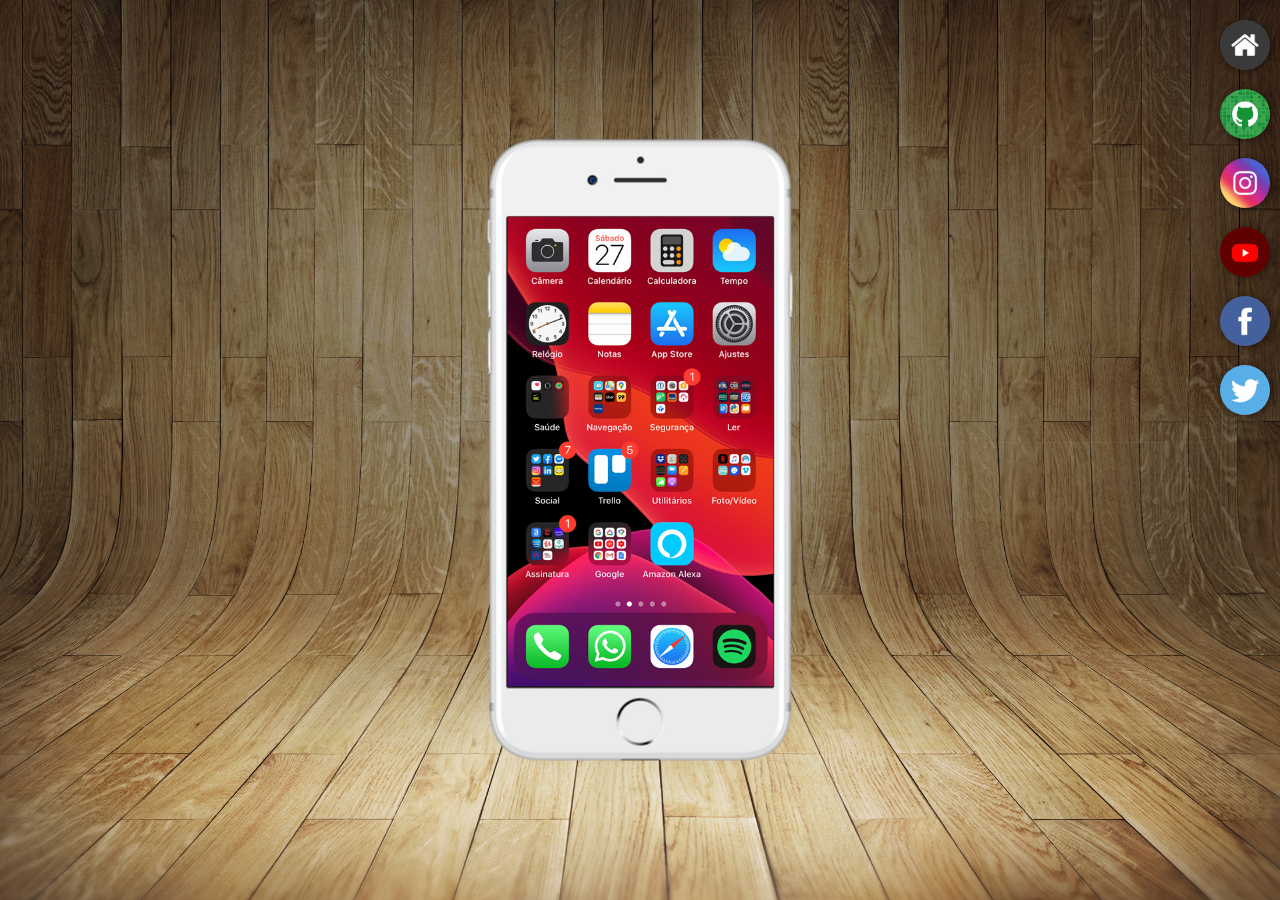
<file: index.html>
<!DOCTYPE html>
<html lang="pt-br">
  <head>
    <meta charset="UTF-8" />
    <meta name="viewport" content="width=device-width, initial-scale=1.0" />
    <title>Projeto Redes Sociais</title>
    <link rel="shortcut icon" href="favicon.ico" type="image/x-icon" />
    <link rel="stylesheet" href="estilos/style.css" />
  </head>

  <body>
    <main>
      <section id="telefone">
        <iframe src="home.html" frameborder="0" name="tela" id="tela"
          >Seu navegador não é compatível com isso .</iframe
        >
      </section>
      <section id="redes-sociais">
        <a href="home.html" target="tela"
          ><img src="./imagens/logo-home.jpg" alt="Home"
        /></a>

        <a href="github.html" target="tela"
          ><img src="./imagens/logo-github.jpg" alt="Github"
        /></a>

        <a href="instagram.html" target="tela"
          ><img src="./imagens/logo-instagram.jpg" alt="Instagram"
        /></a>

        <a href="youtube.html" target="tela"
          ><img src="./imagens/logo-youtube.jpg" alt="Youtube"
        /></a>

        <a href="facebook.html" target="tela"
          ><img src="./imagens/logo-facebook.jpg" alt="Facebook"
        /></a>

        <a href="twitter.html" target="tela"
          ><img src="./imagens/logo-twitter.jpg" alt="Twitter"
        /></a>
      </section>
    </main>
  </body>
</html>
</file>
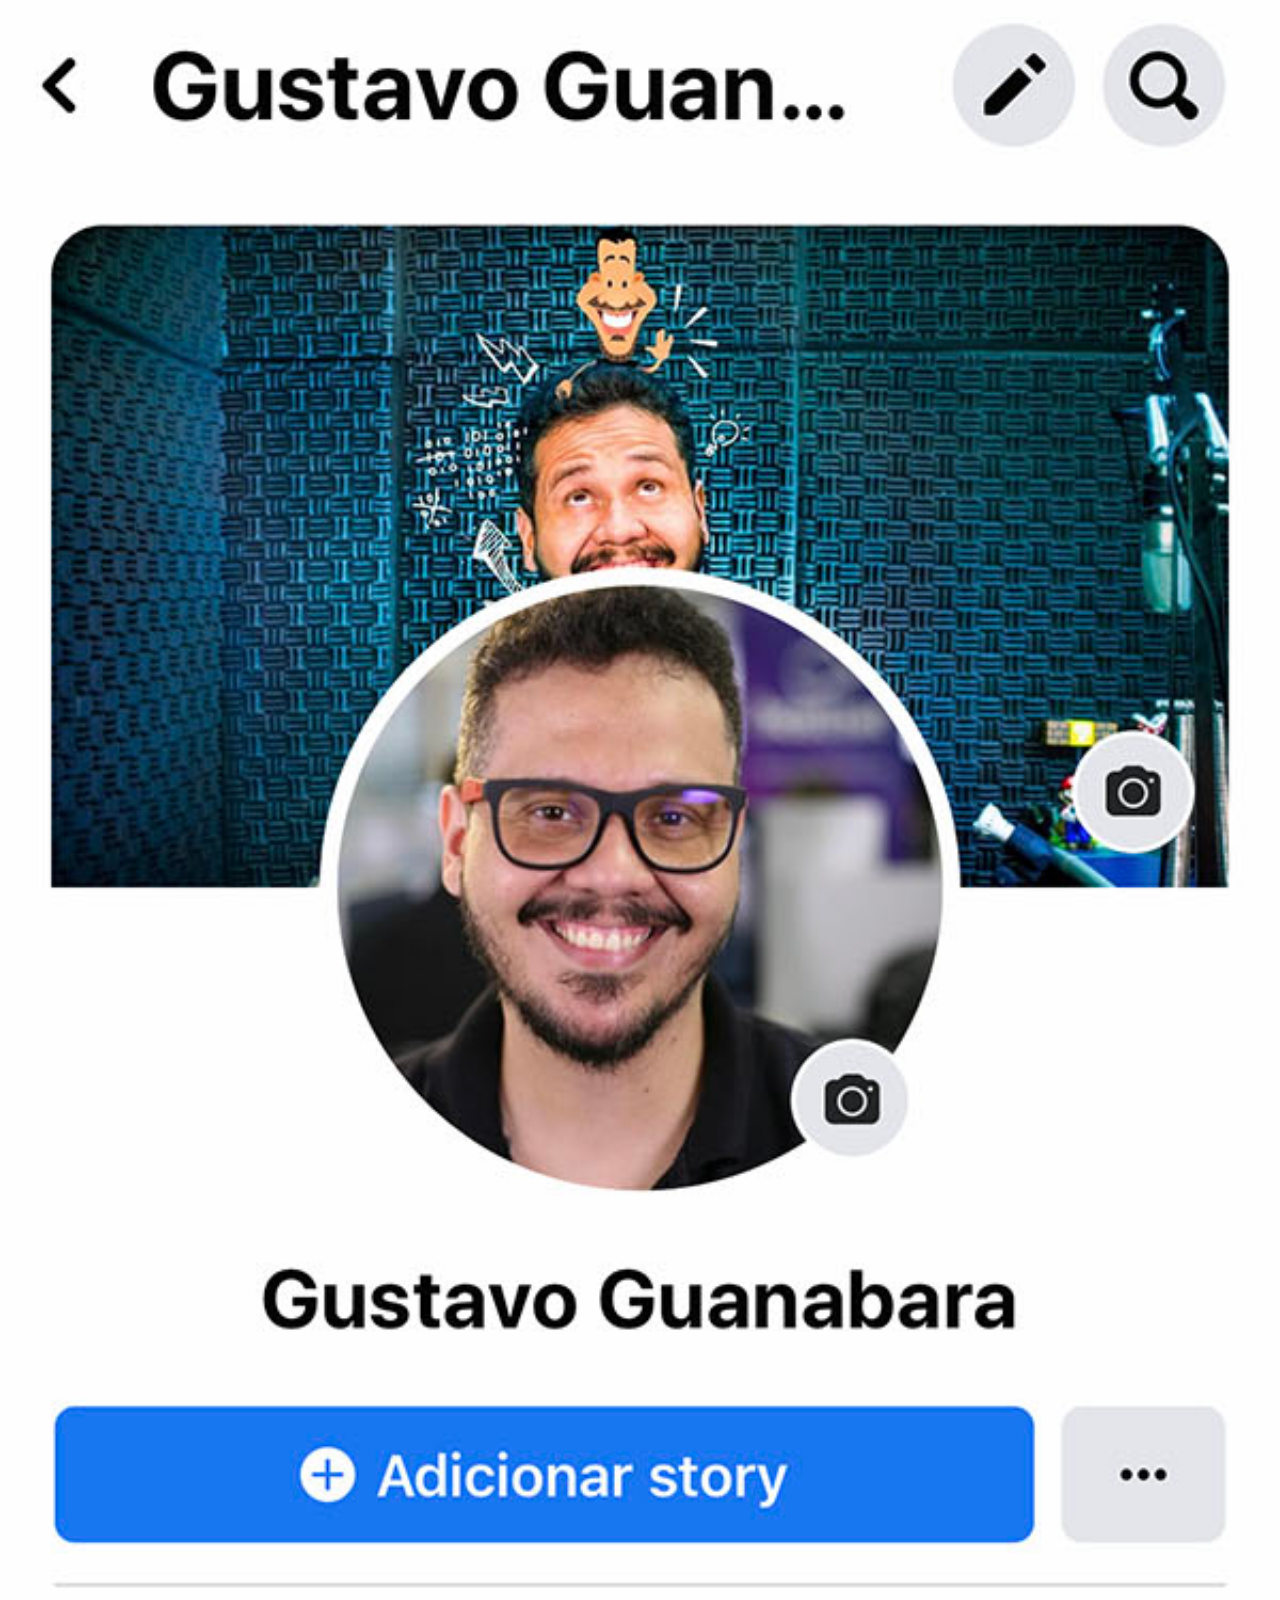
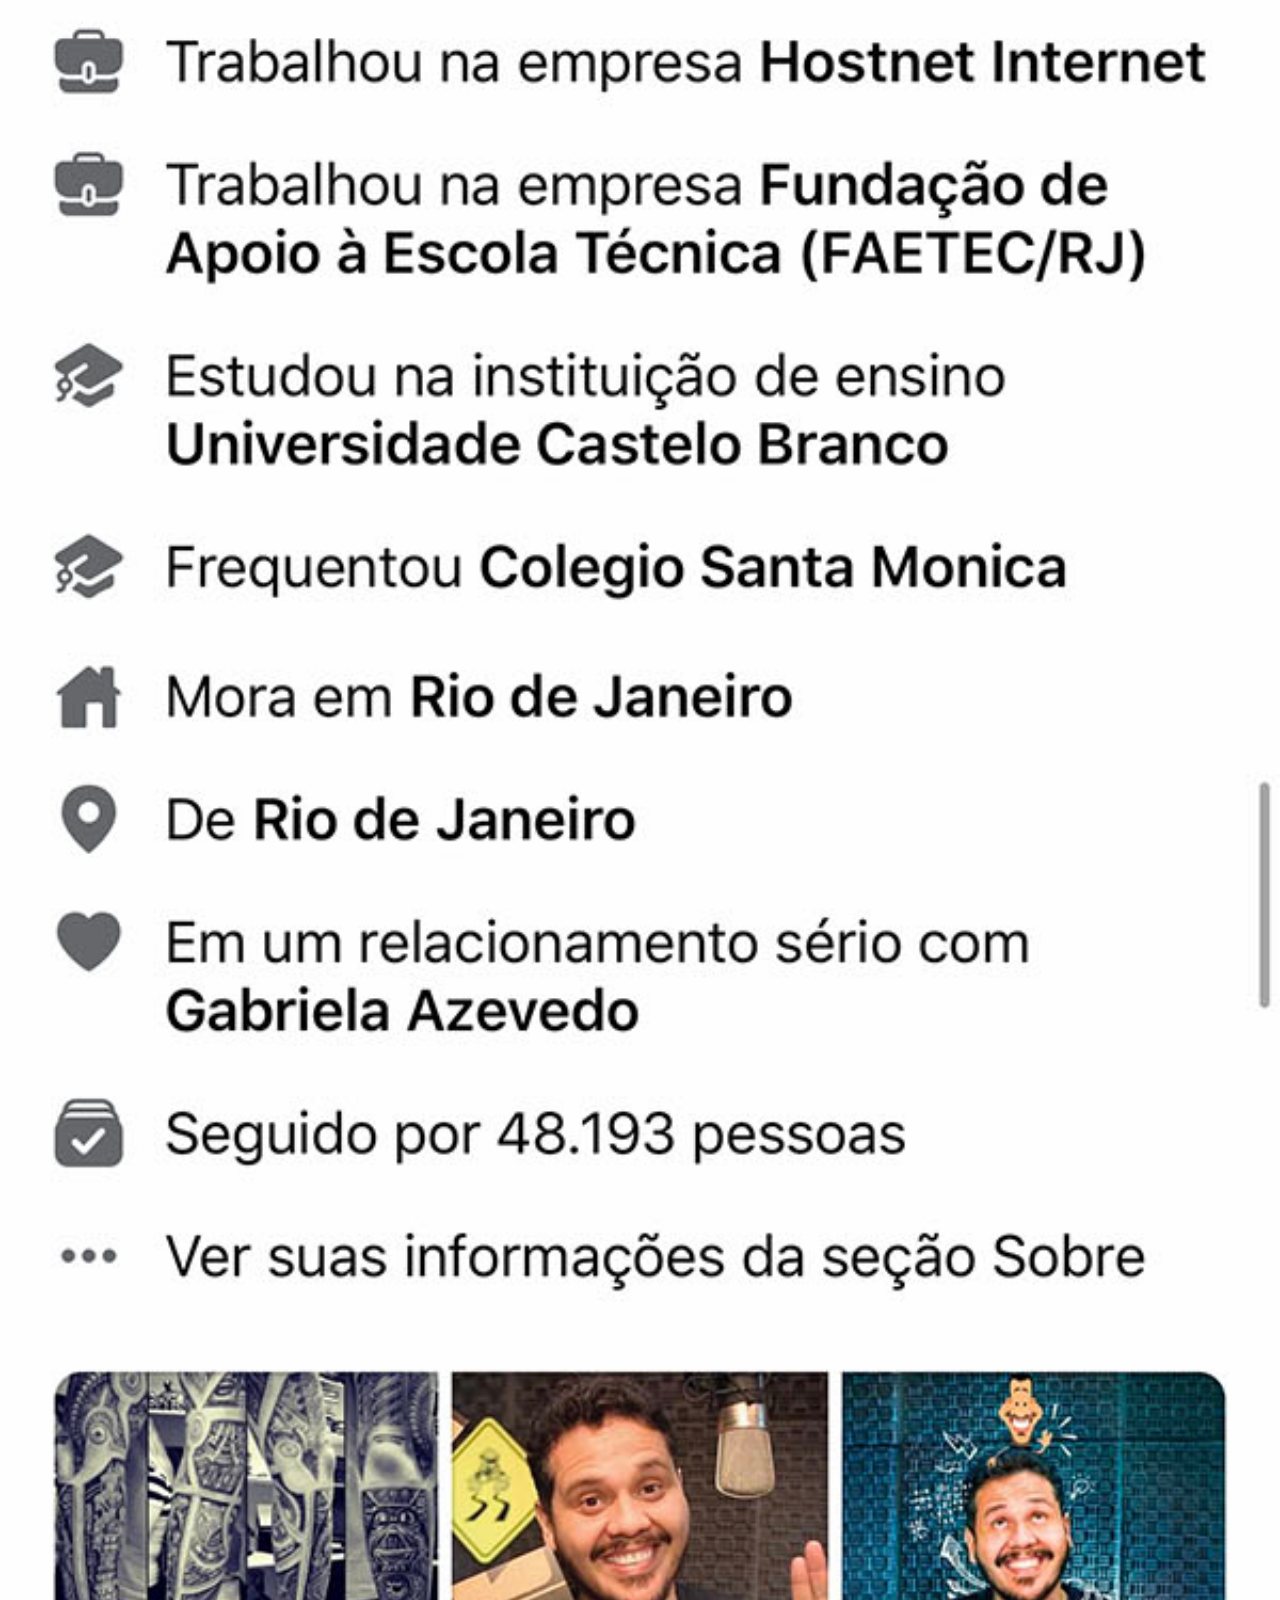
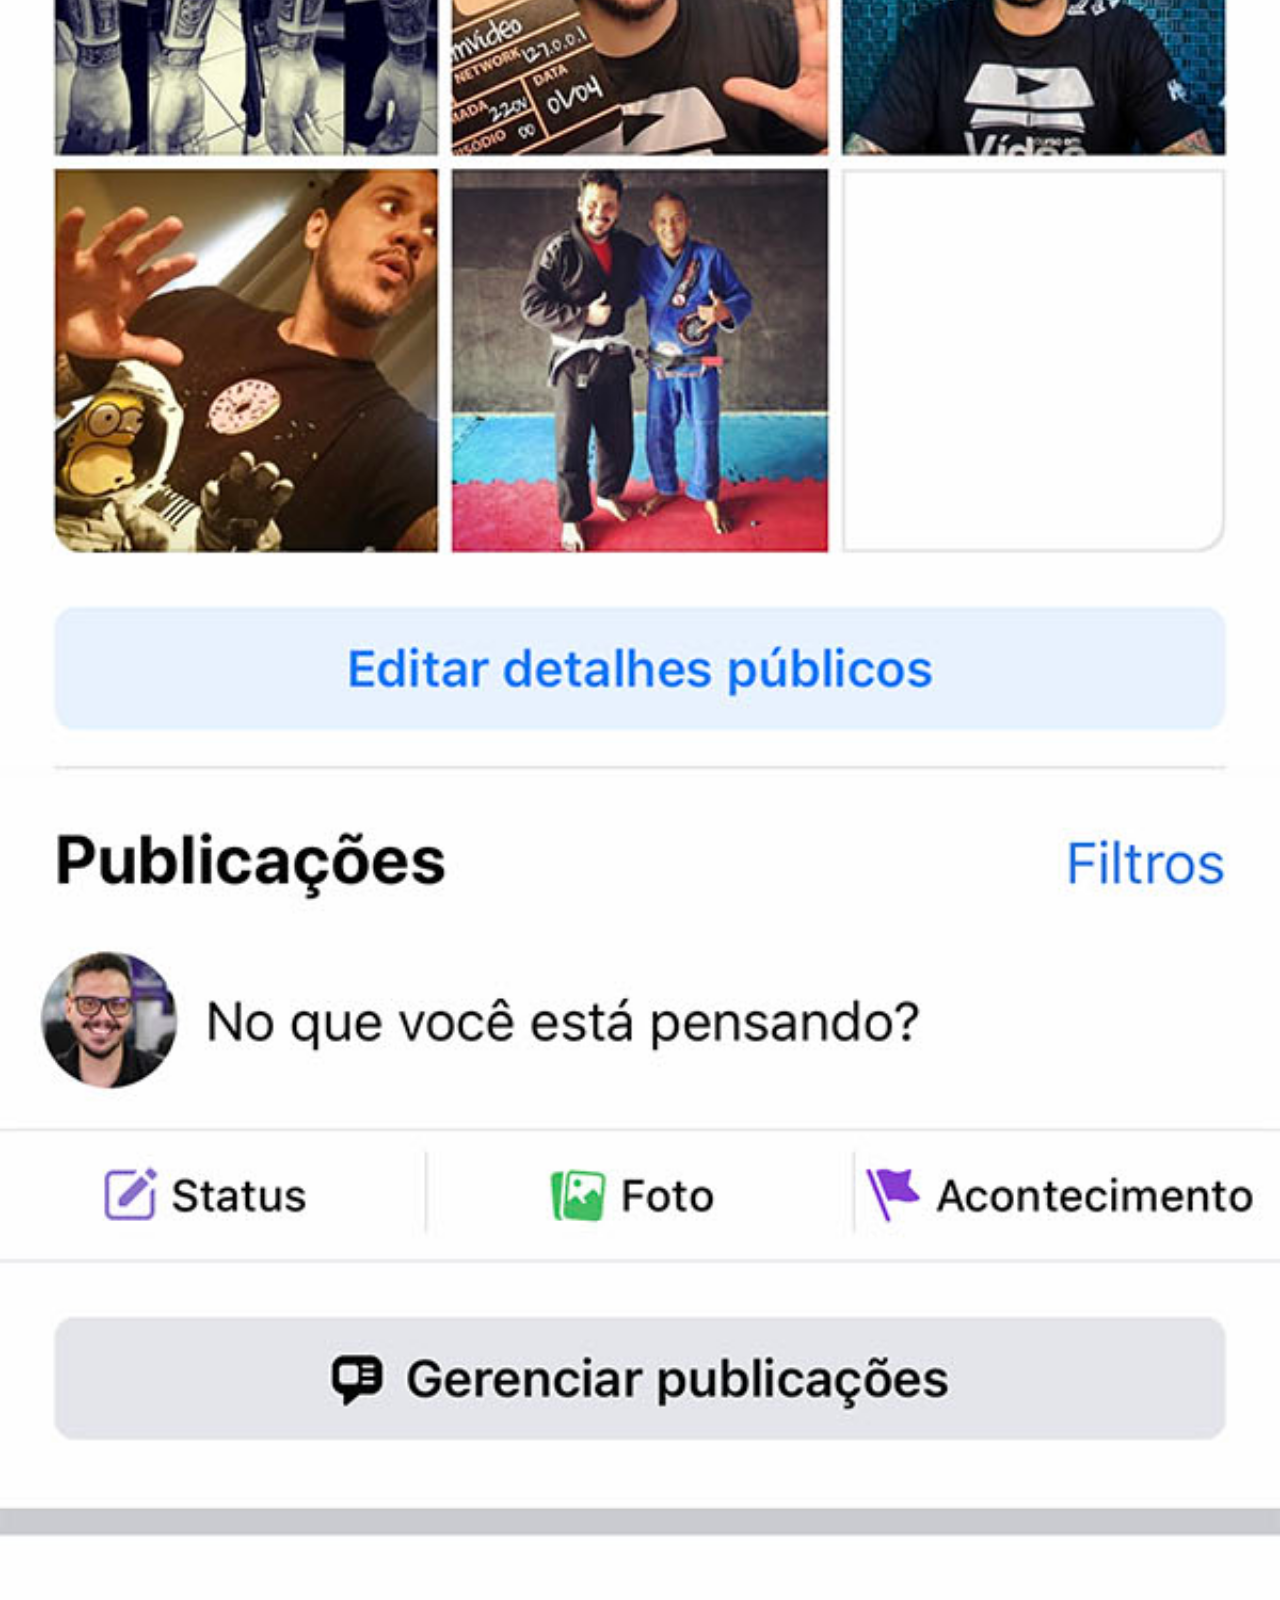
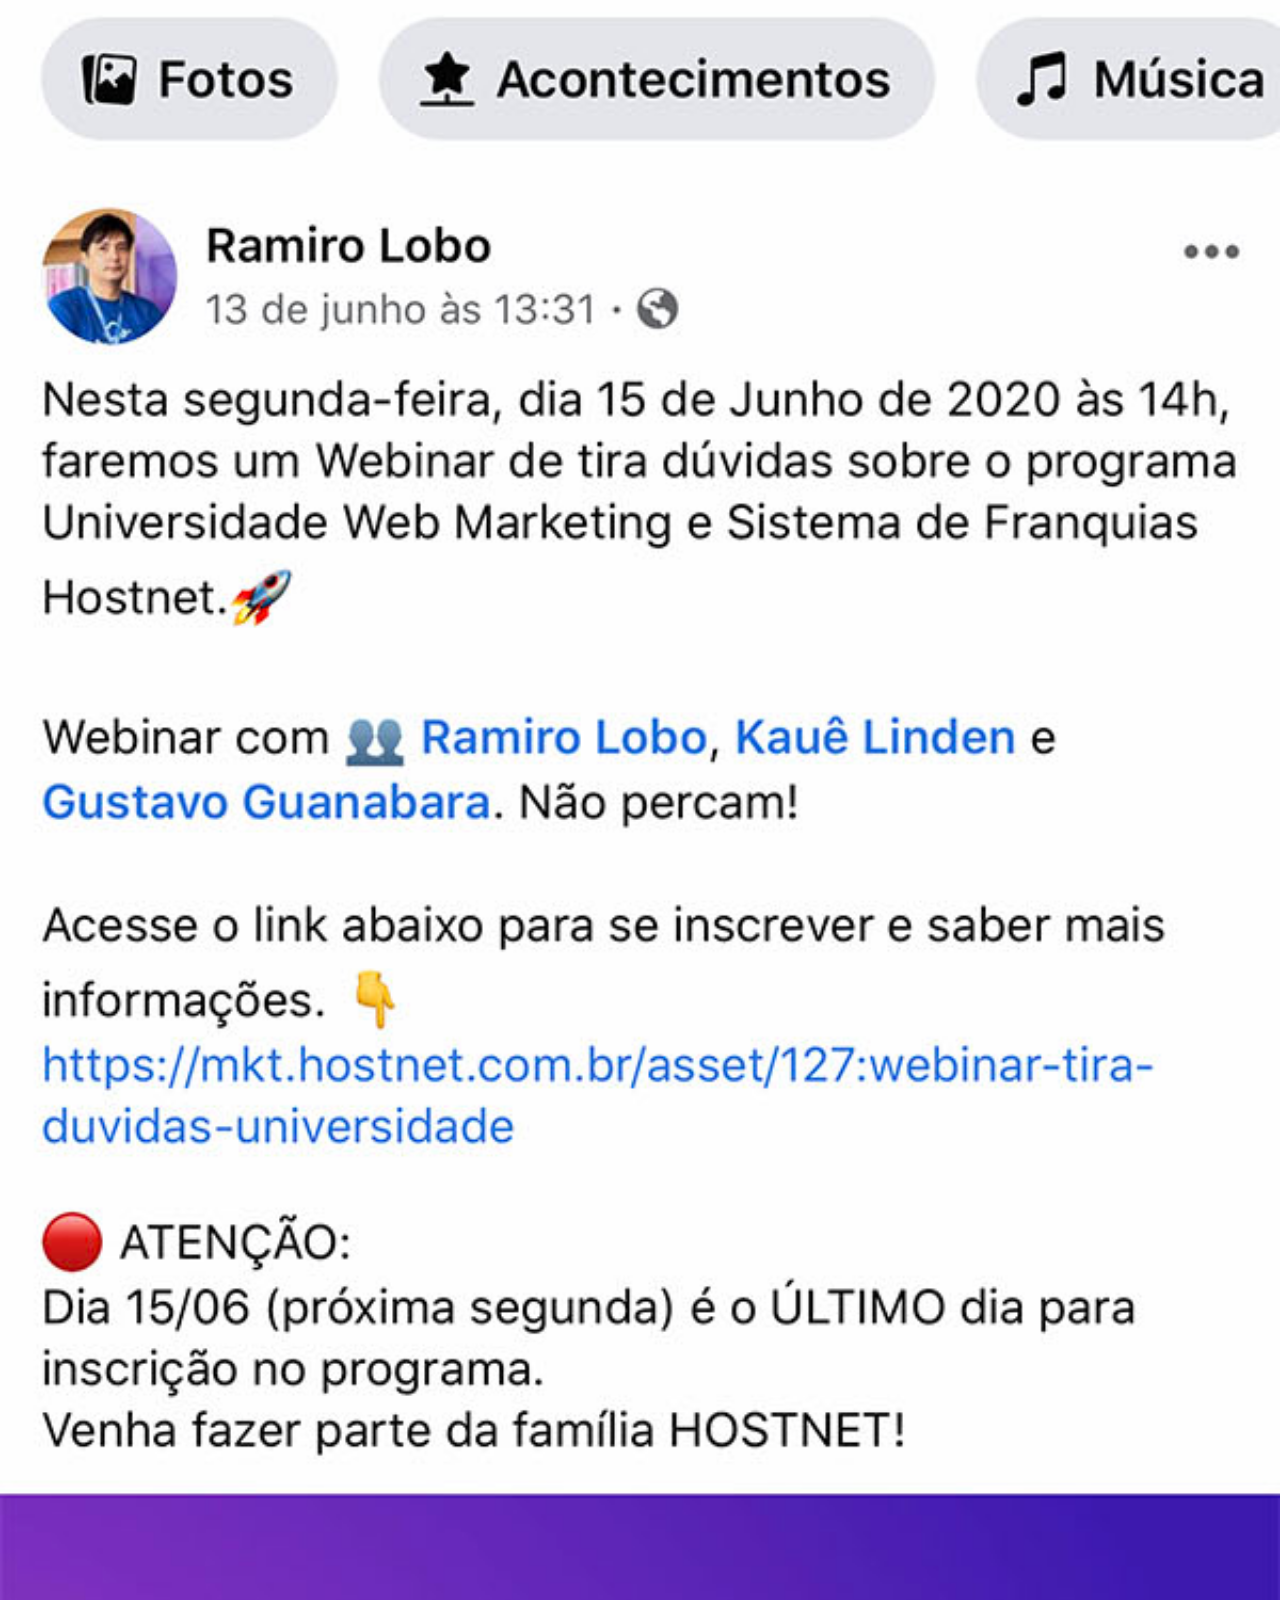
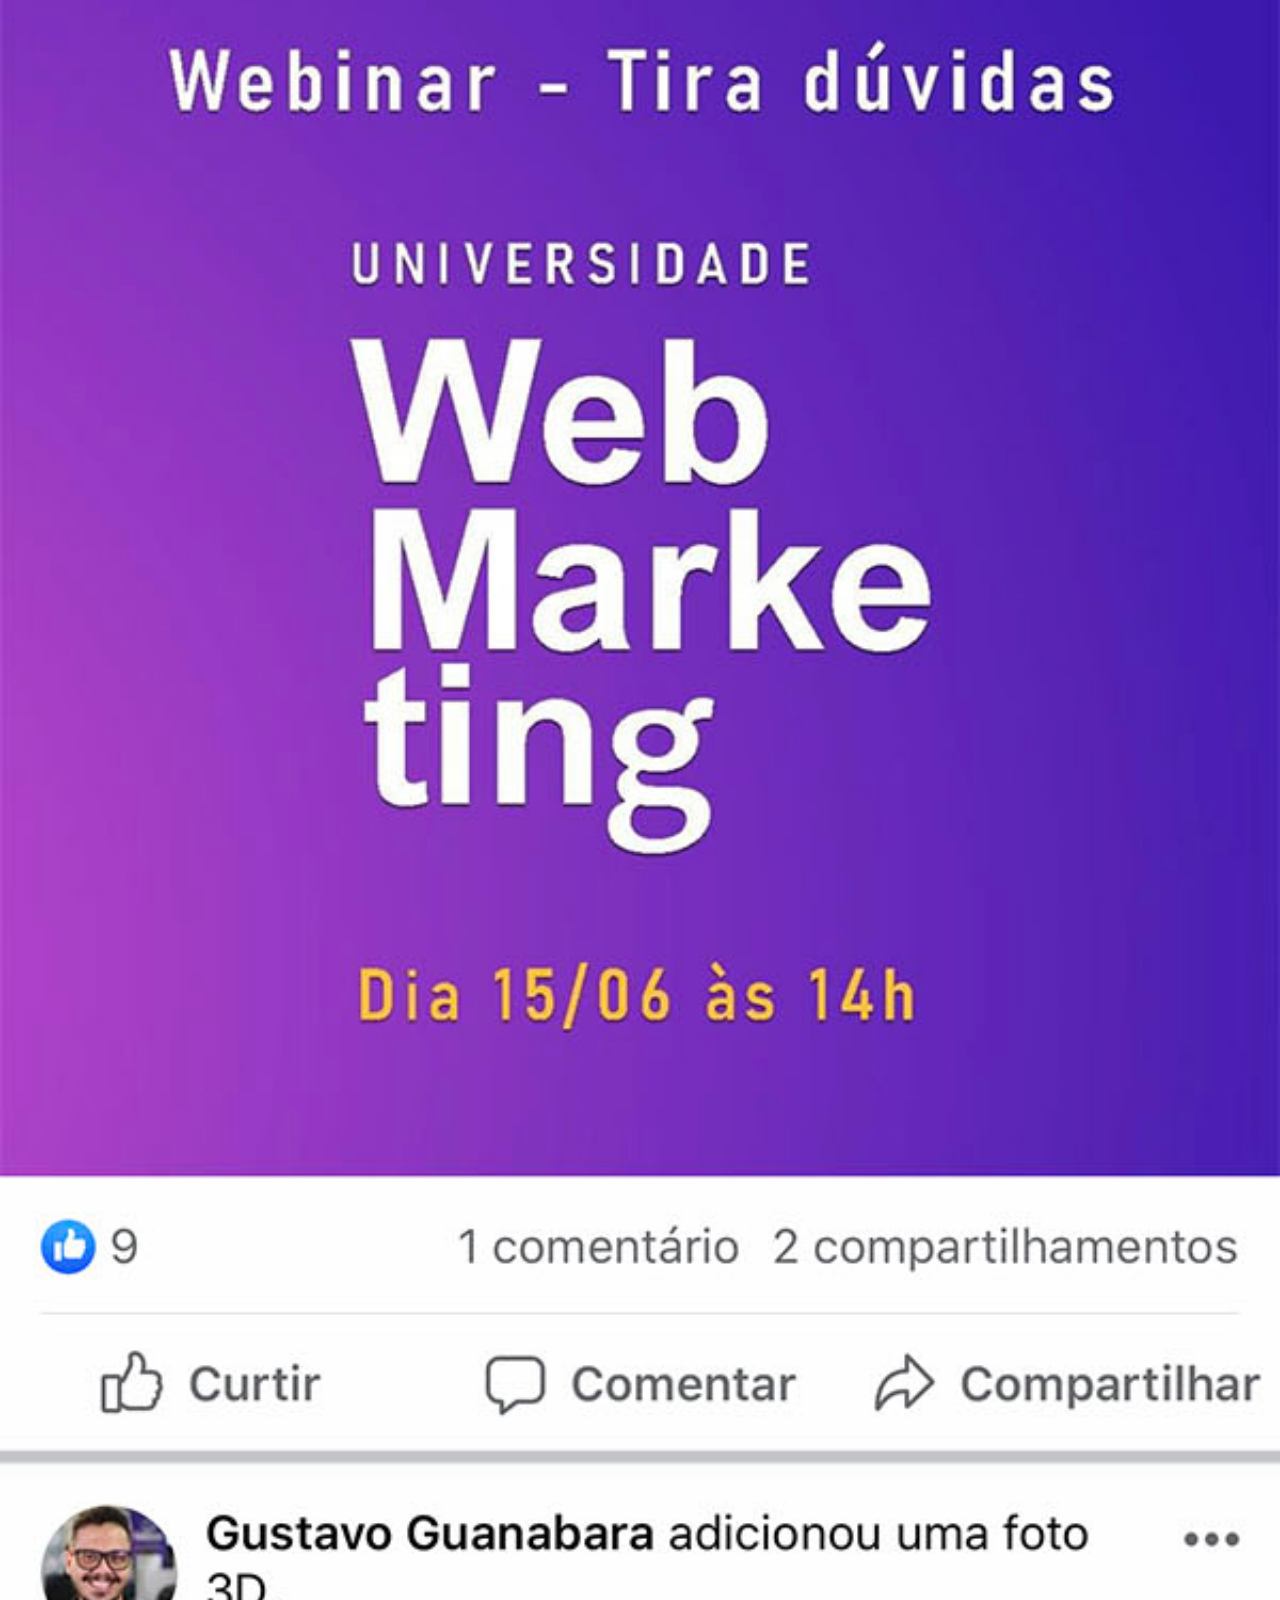
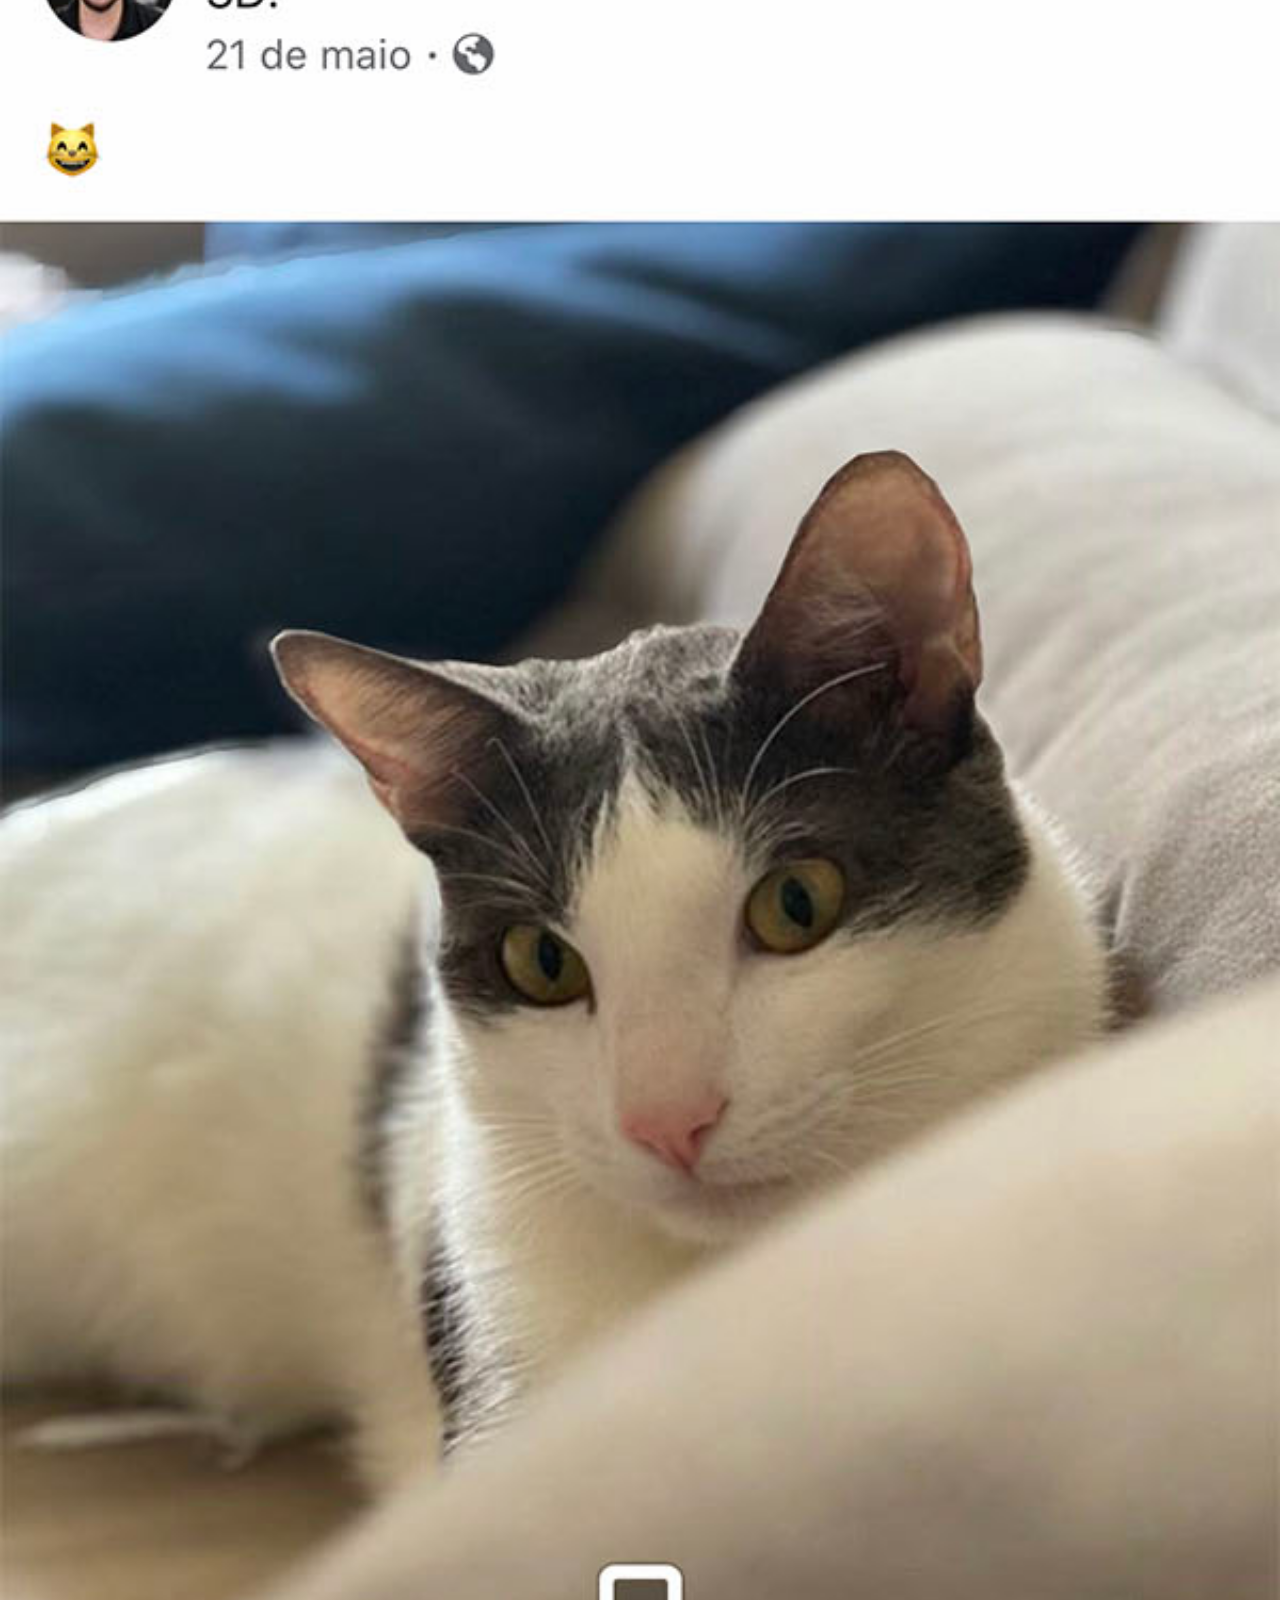
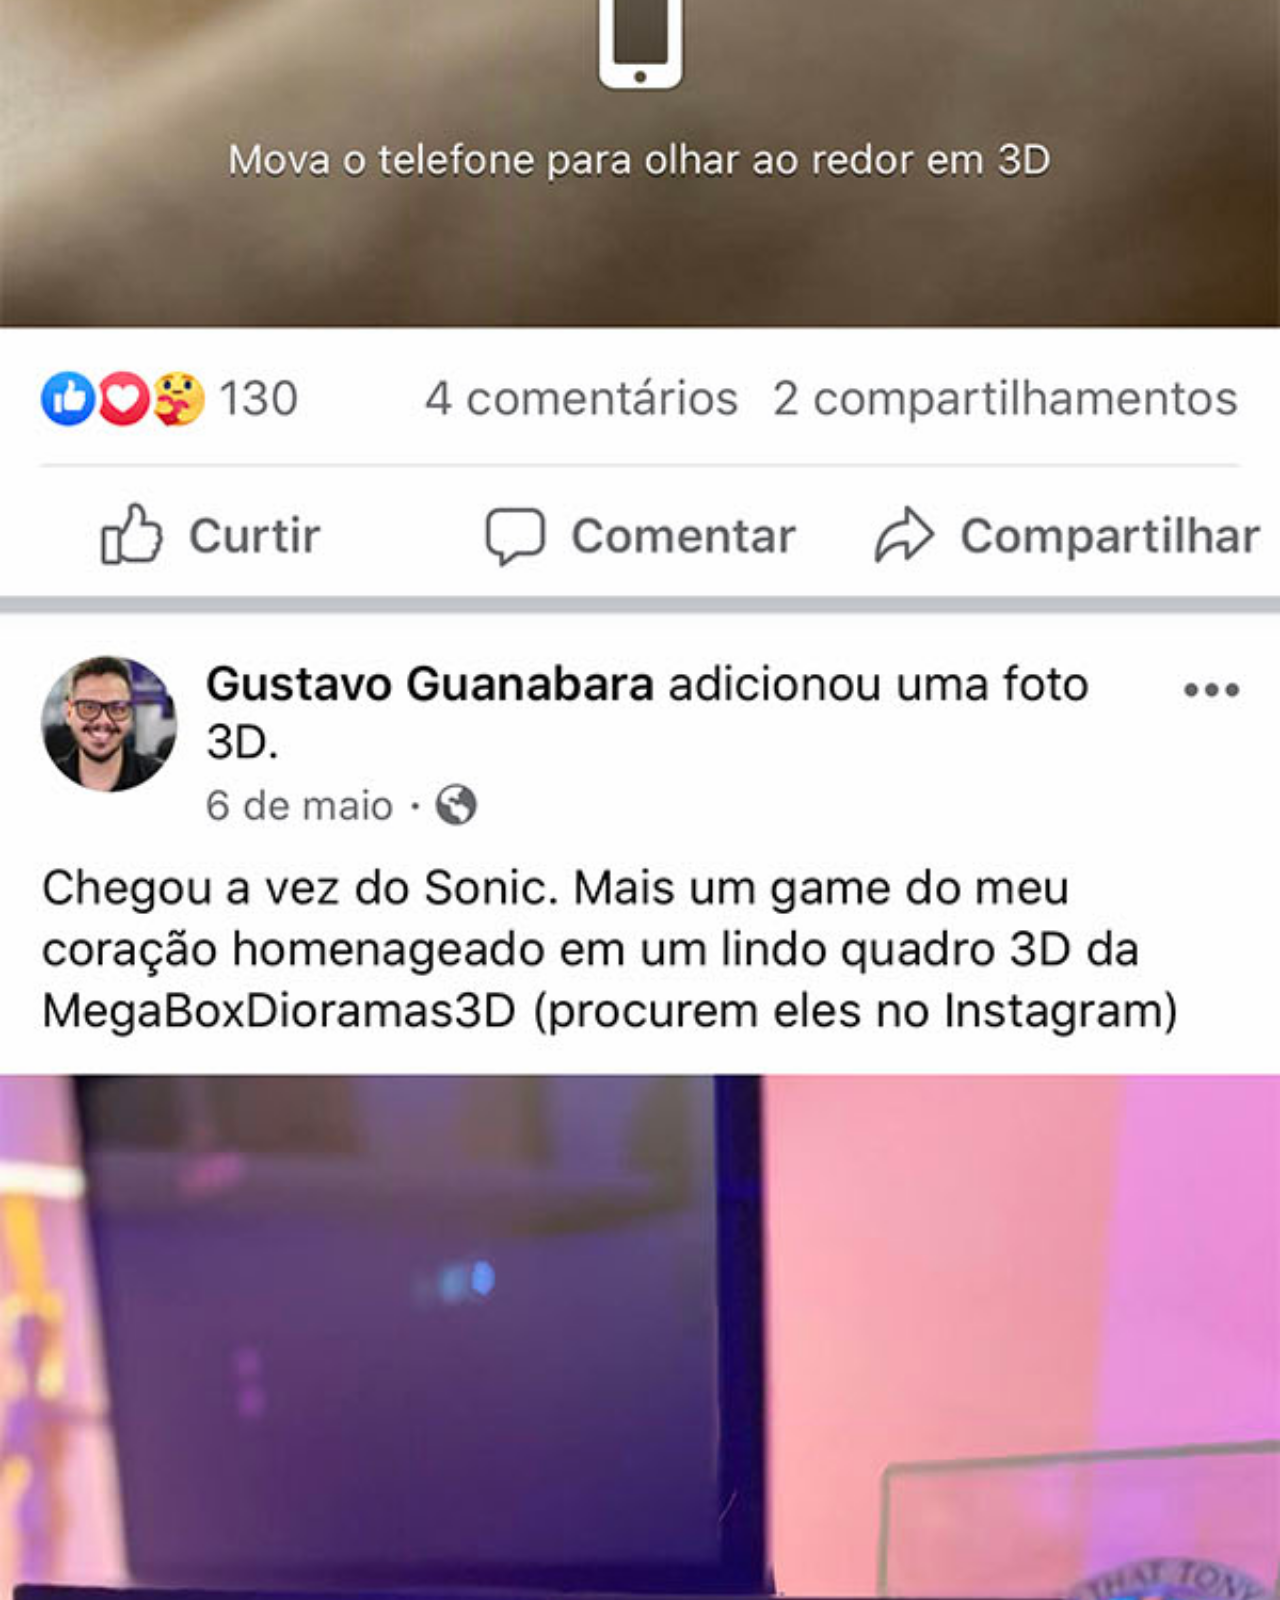
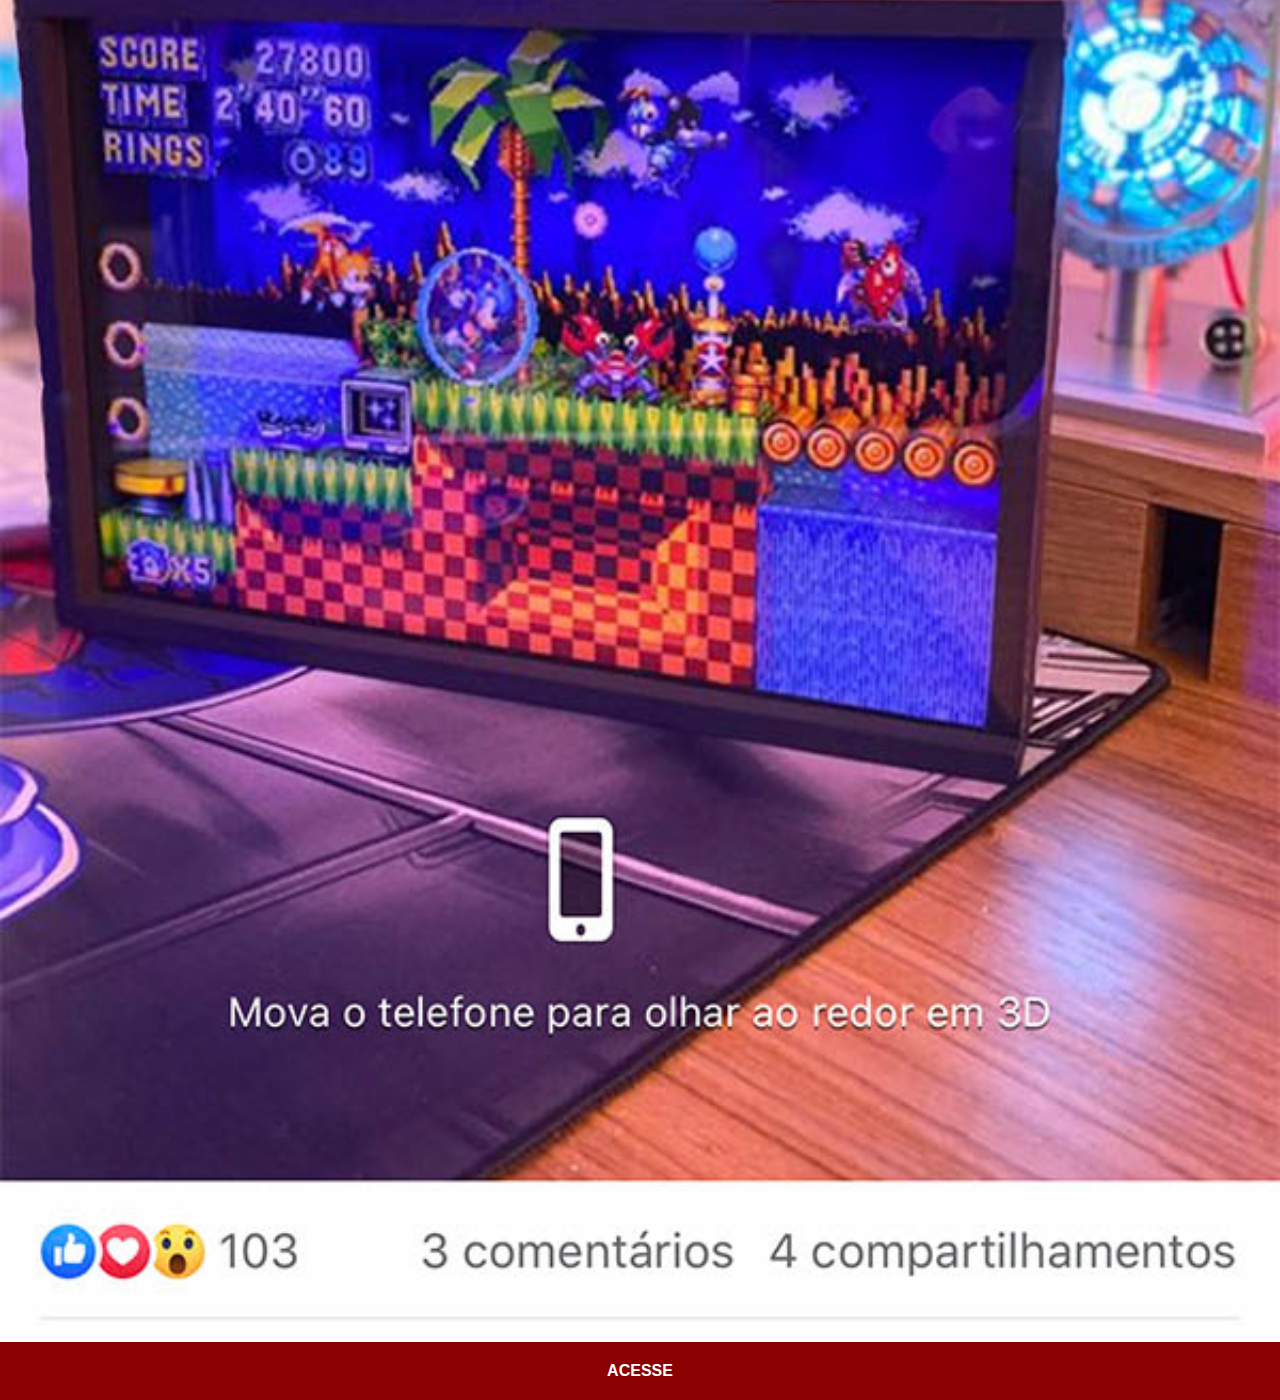
<file: facebook.html>
<!DOCTYPE html>
<html lang="pt-br">
<head>
    <meta charset="UTF-8">
    <meta name="viewport" content="width=device-width, initial-scale=1.0">
    <title>Facebook</title>
    <link rel="stylesheet" href="estilos/social.css">
</head>
<body>
    <img src="imagens/tela-facebook.jpg" alt="Facebook">
    <a href="https://www.facebook.com/gustavoguanabara/?locale=pt_BR" target="_blank">ACESSE</a>
</body>
</html>
</file>
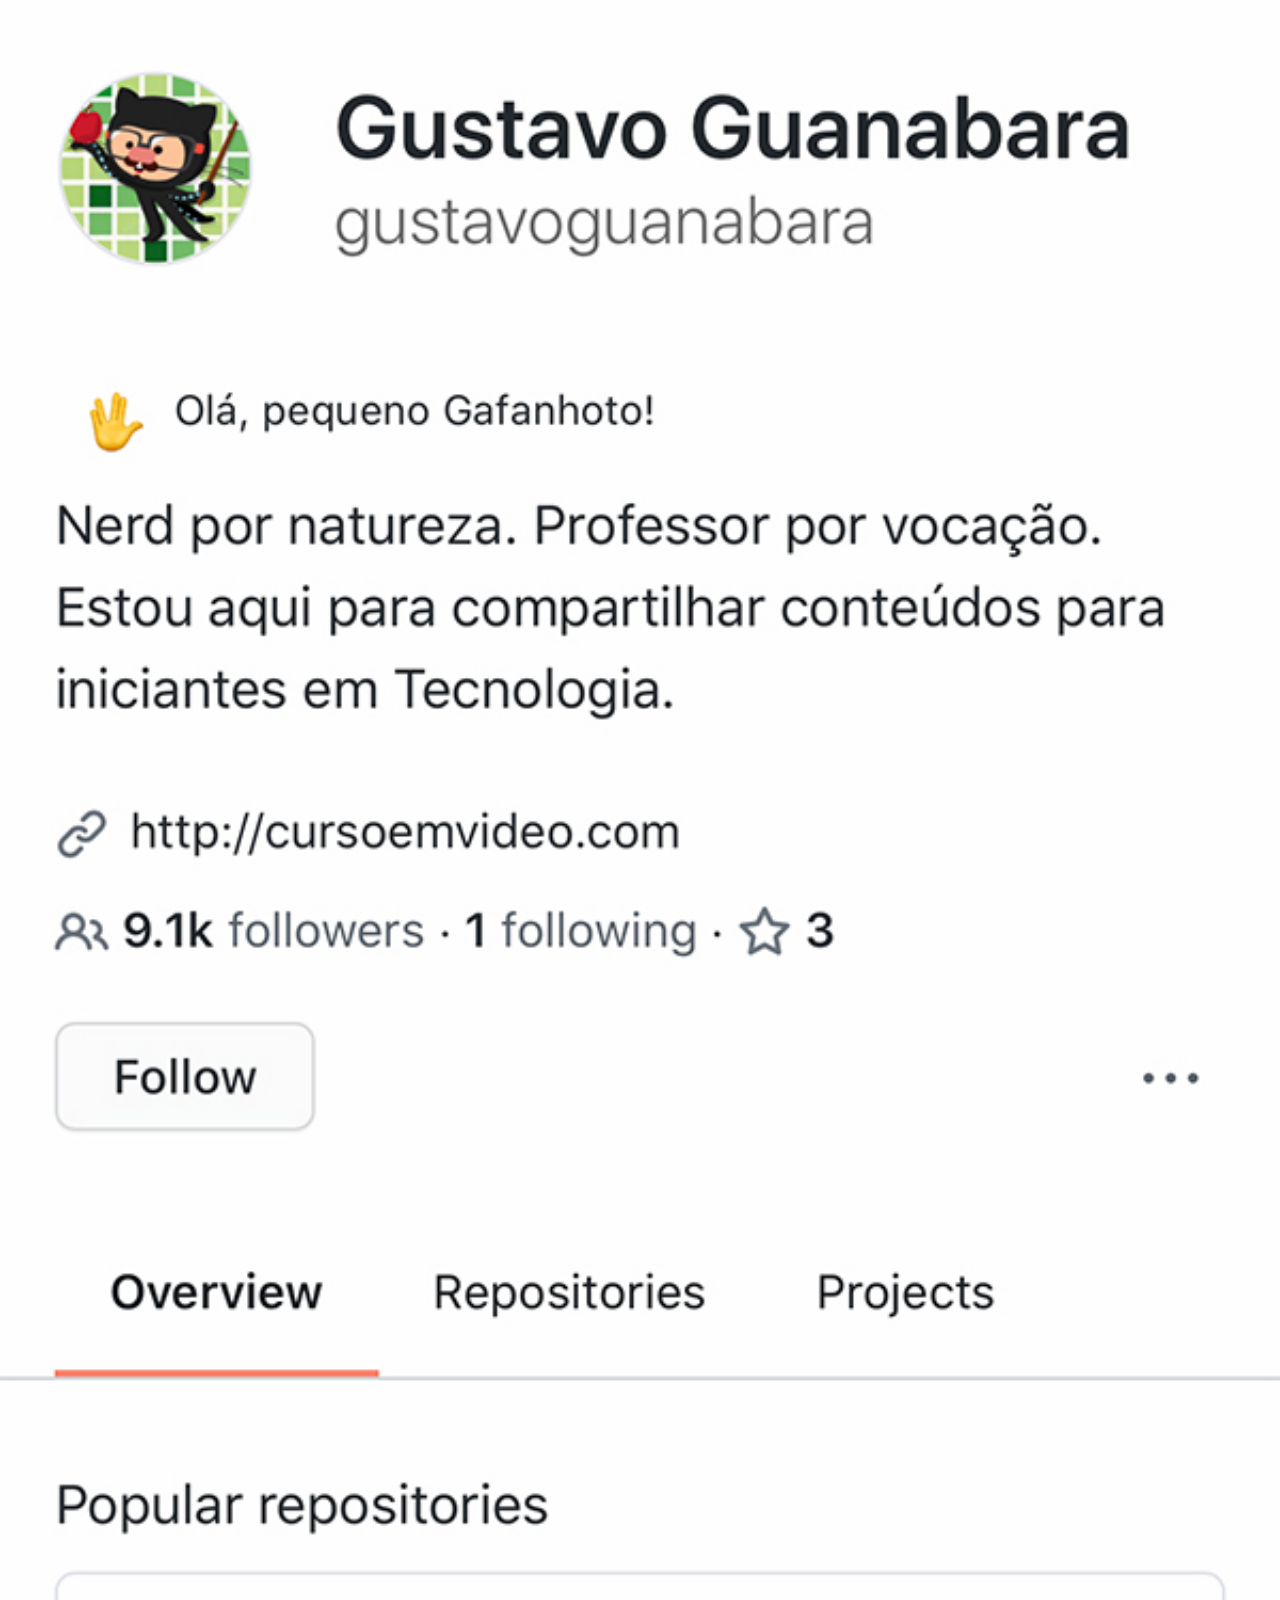
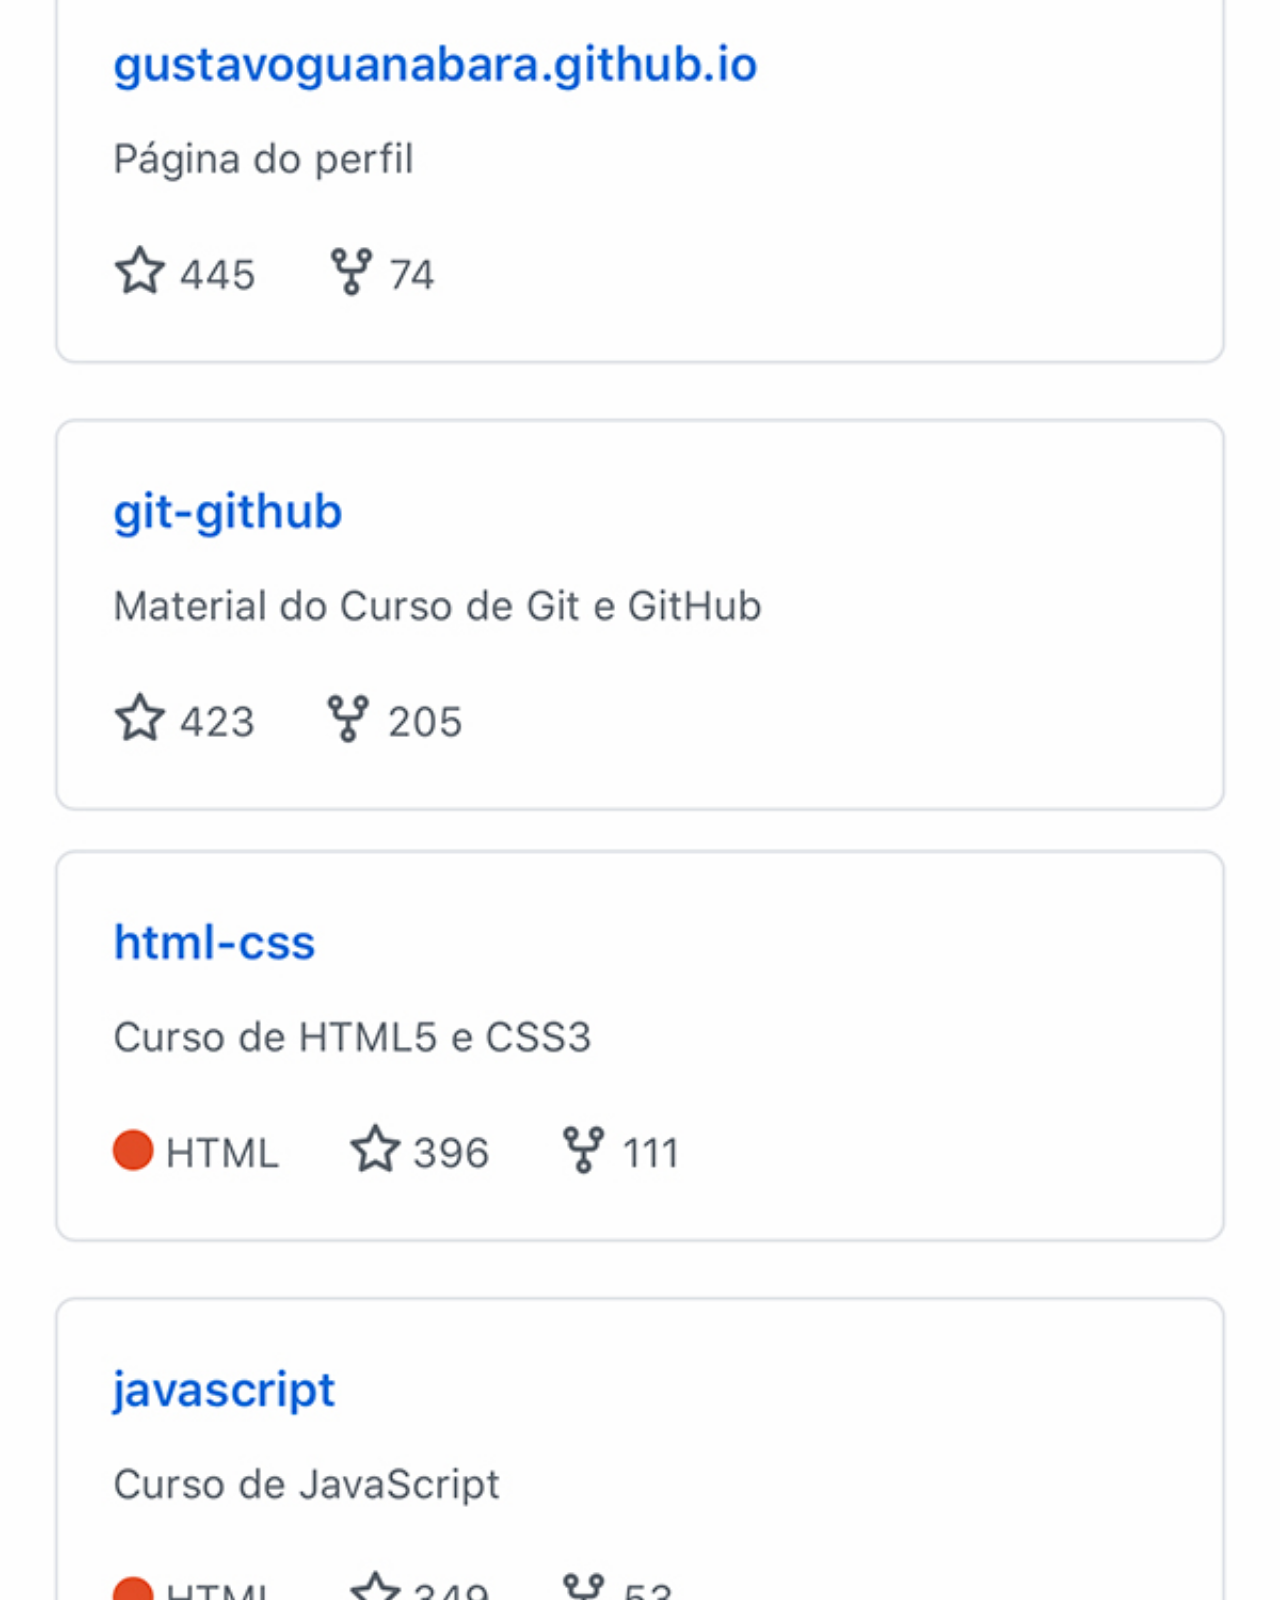
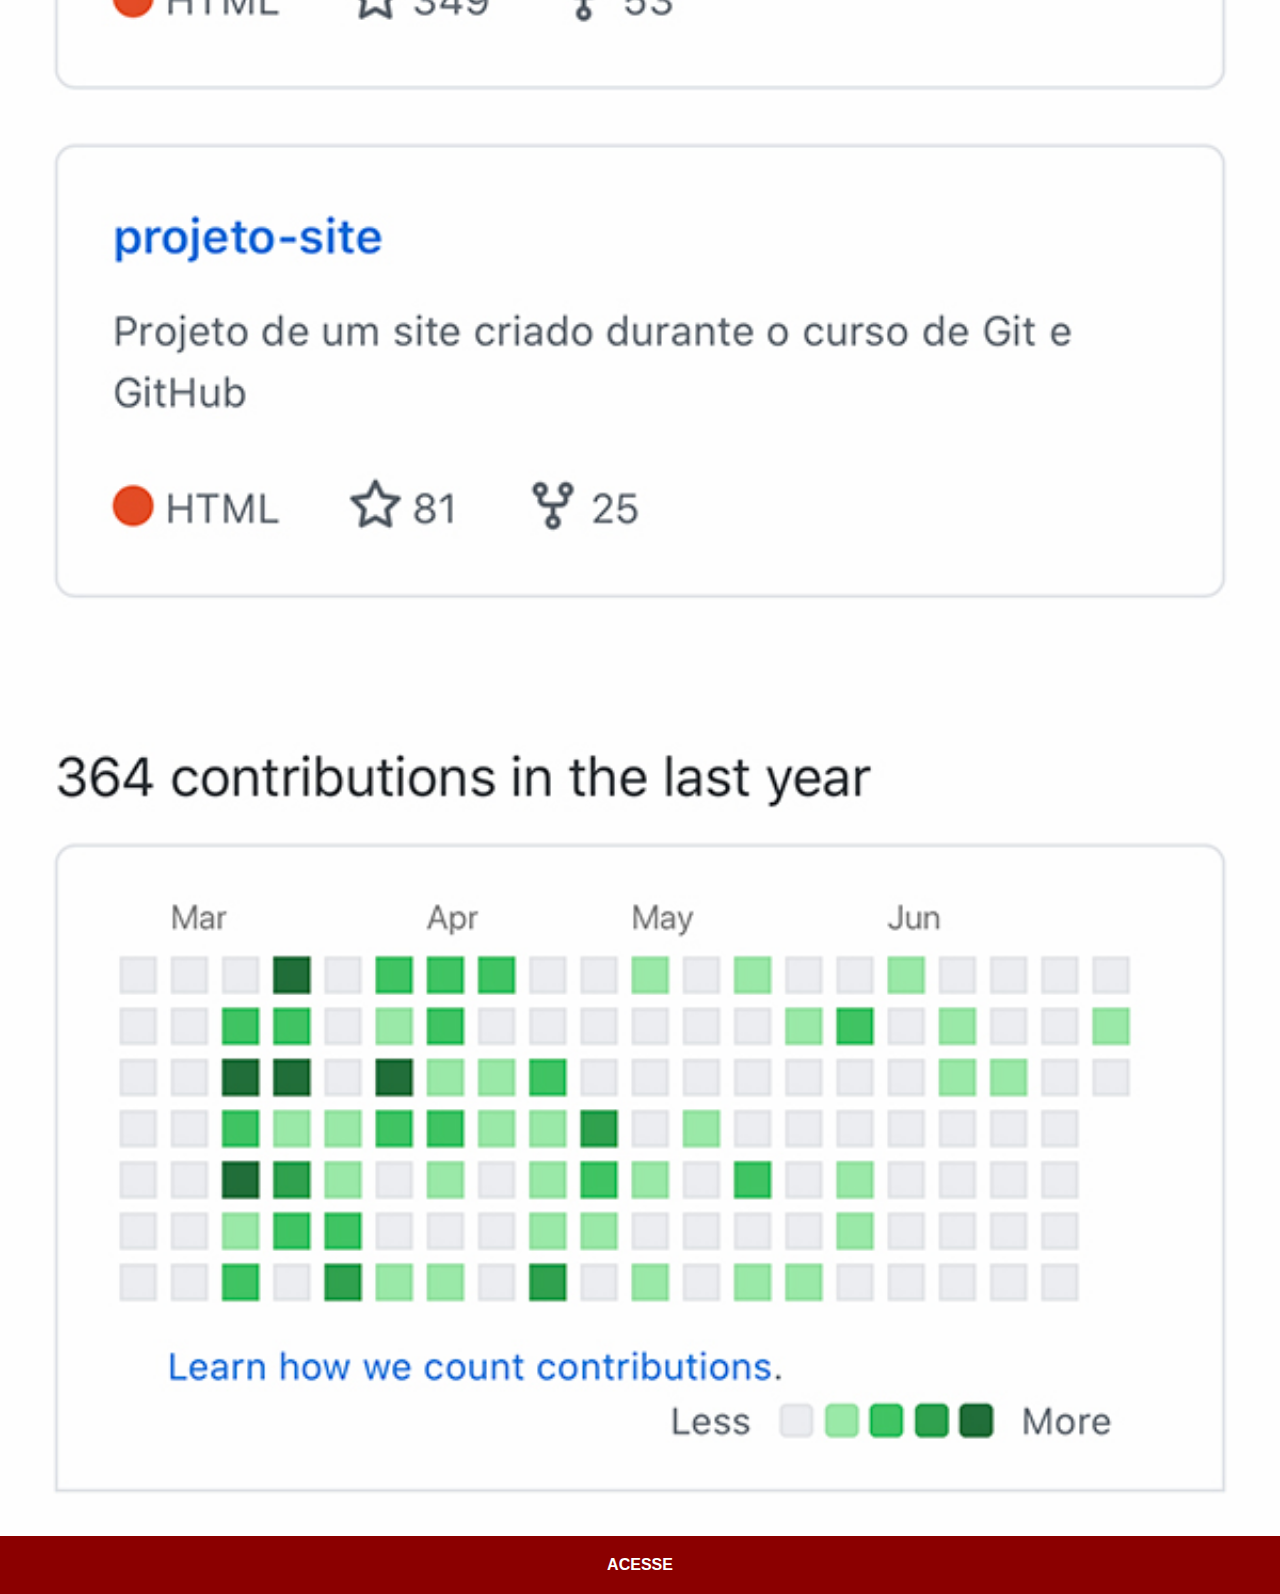
<file: github.html>
<!DOCTYPE html>
<html lang="pt-br">
  <head>
    <meta charset="UTF-8" />
    <meta name="viewport" content="width=device-width, initial-scale=1.0" />
    <title>Github</title>
    <link rel="stylesheet" href="estilos/social.css">
  </head>
  <body>
    <img src="imagens/tela-github.jpg" alt="GitHub" />
    <a href="https://gustavoguanabara.github.io" target="_blank">ACESSE</a>
  </body>
</html>
</file>
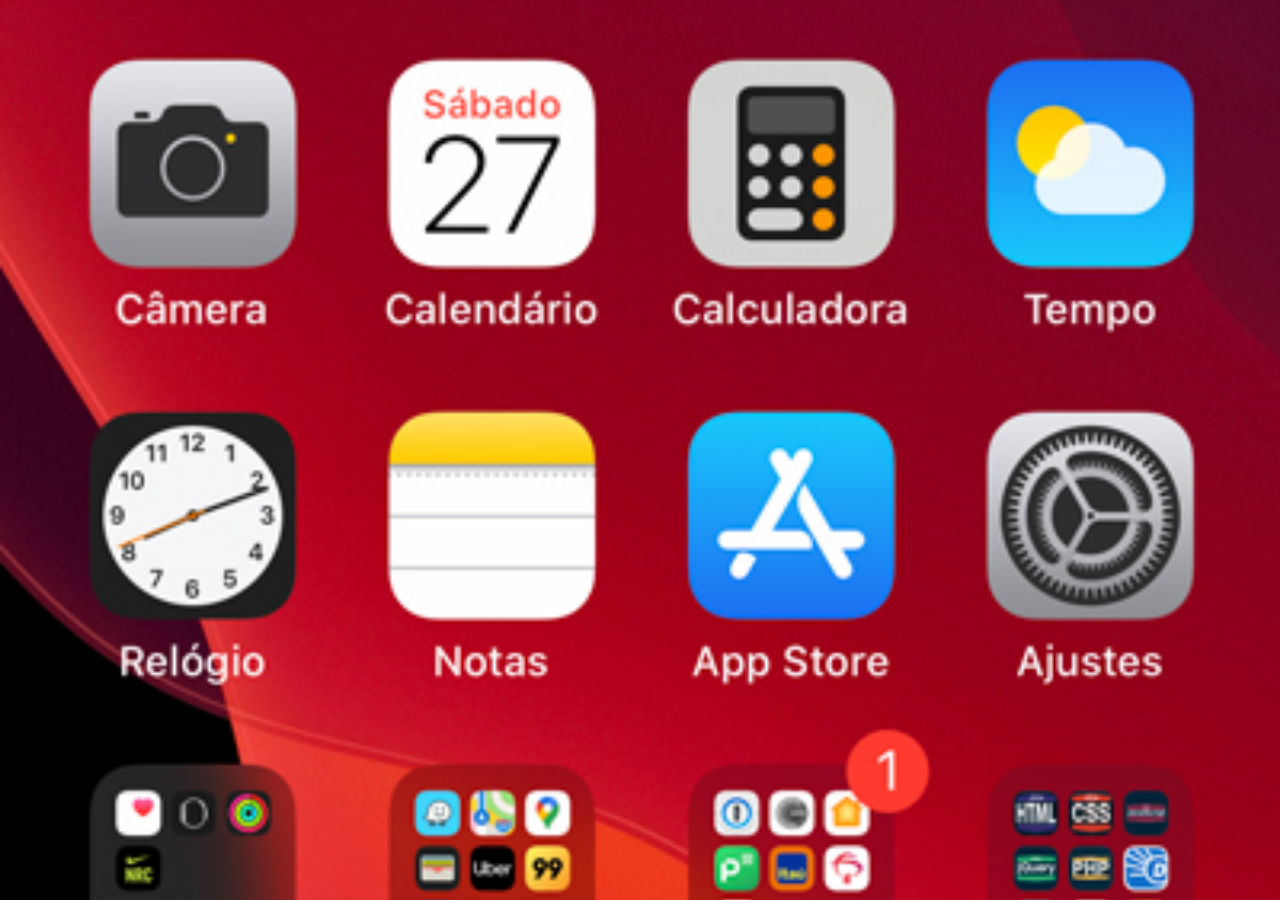
<file: home.html>
<!DOCTYPE html>
<html lang="pt-br">
  <head>
    <meta charset="UTF-8" />
    <meta name="viewport" content="width=device-width, initial-scale=1.0" />
    <title>Home</title>
    <style>
      * {
        margin: 0;
        padding: 0;
      }
      body {
        width: 100vw;
        height: 100vh;
        background: black url("imagens/tela-home.jpg") no-repeat center top;
        background-size: cover;
      }
    </style>
  </head>
  <body></body>
</html>
</file>
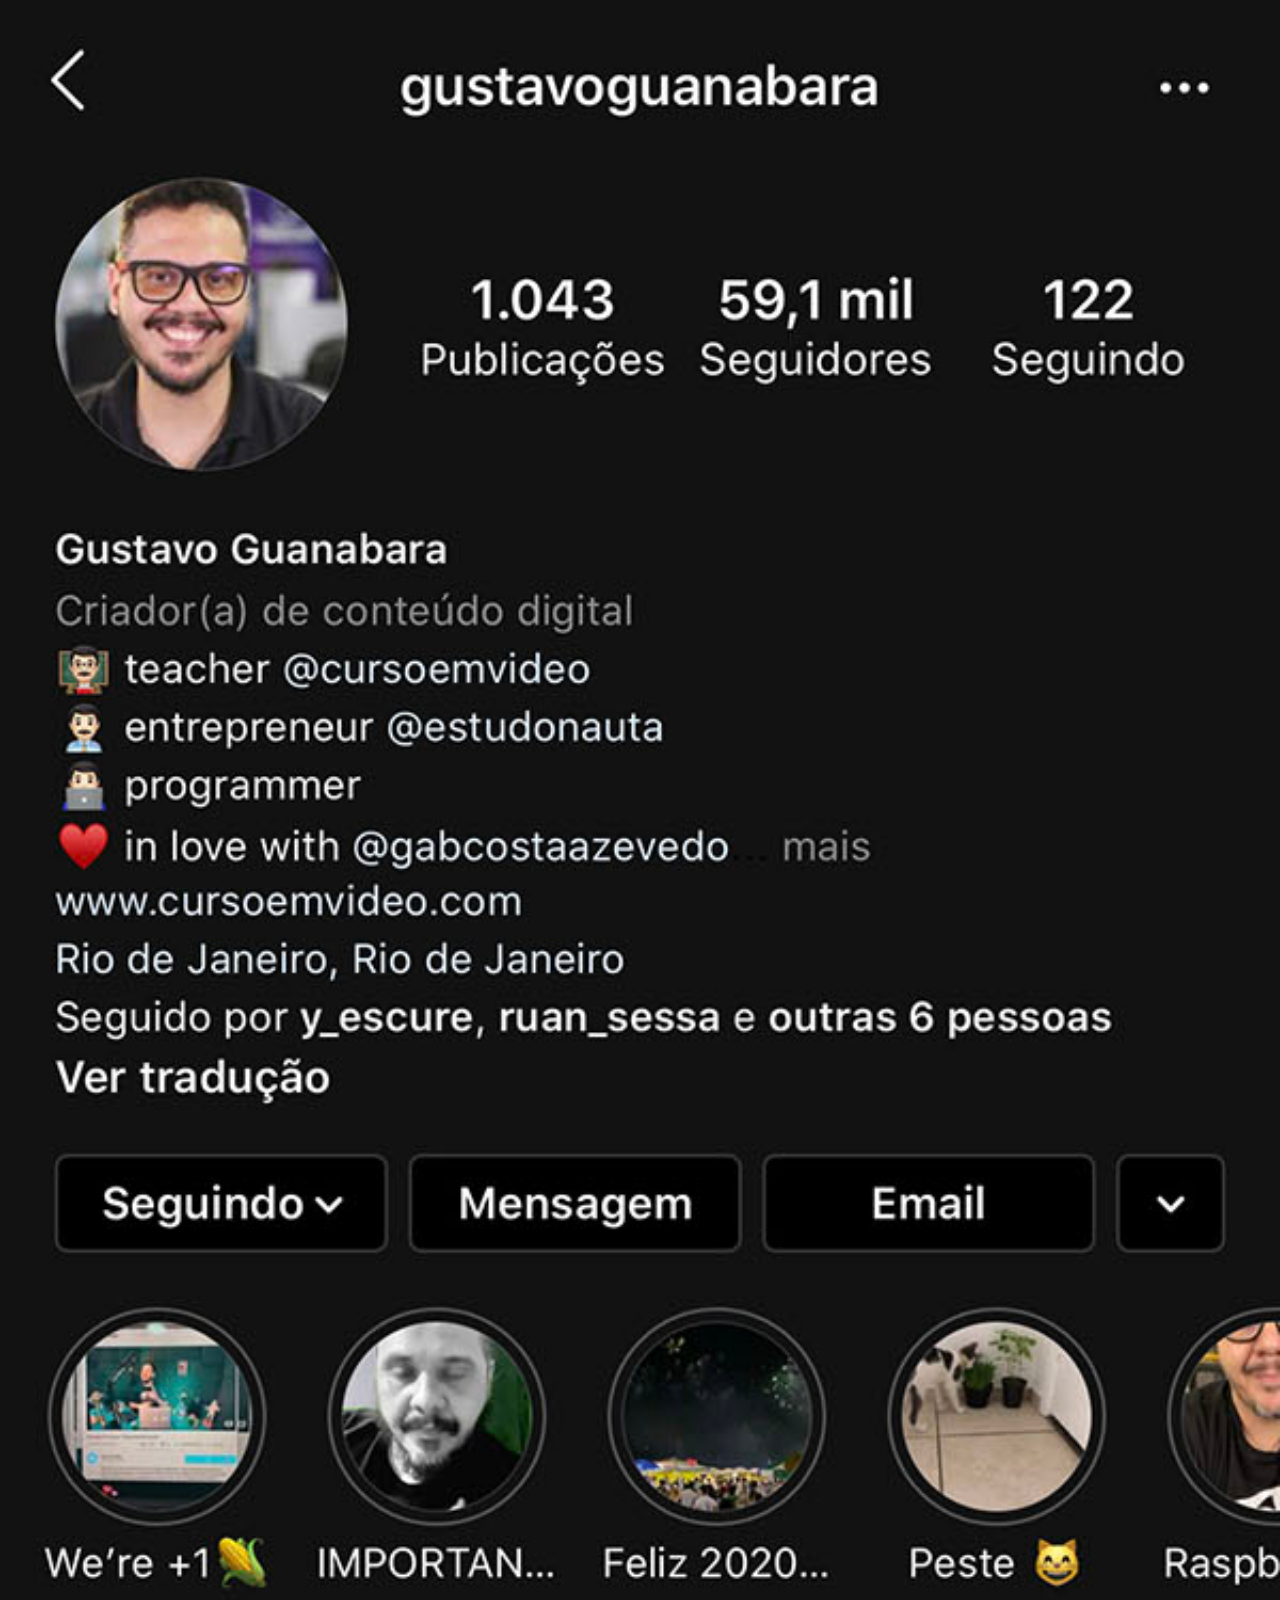
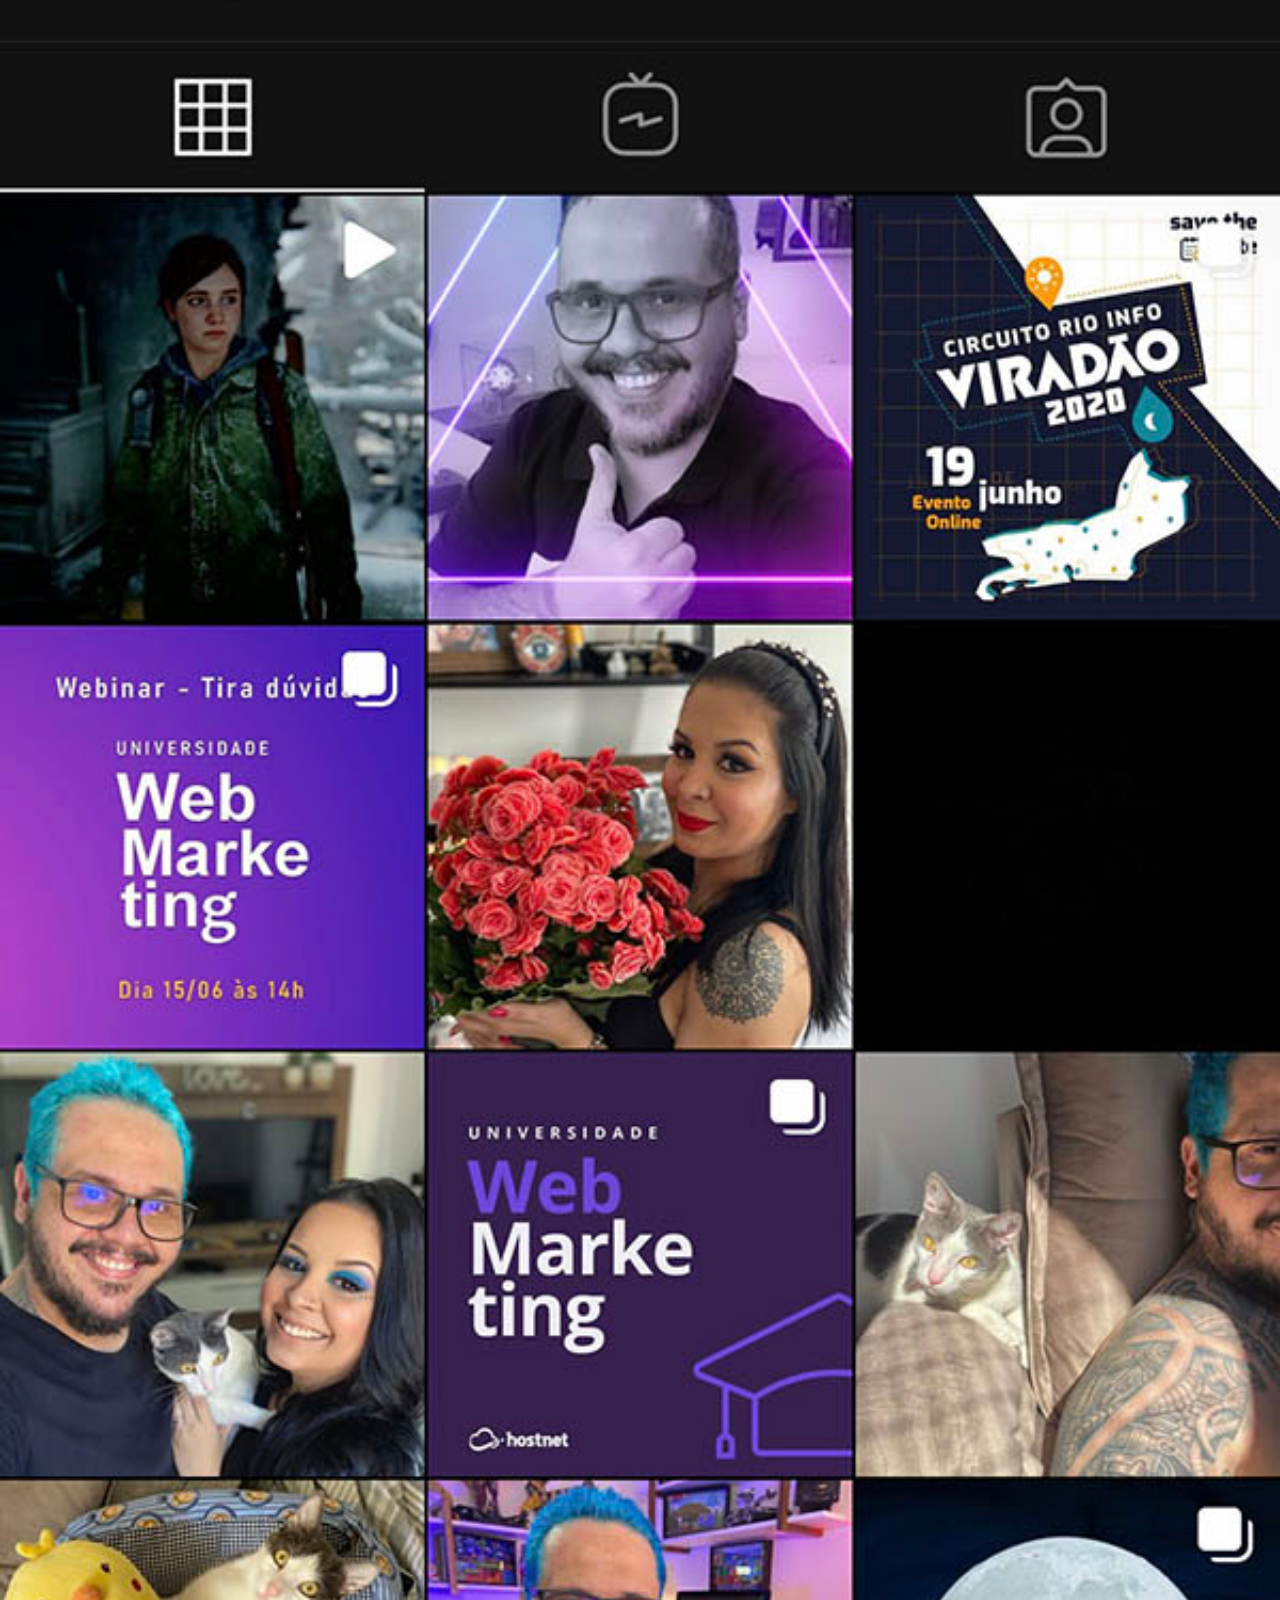
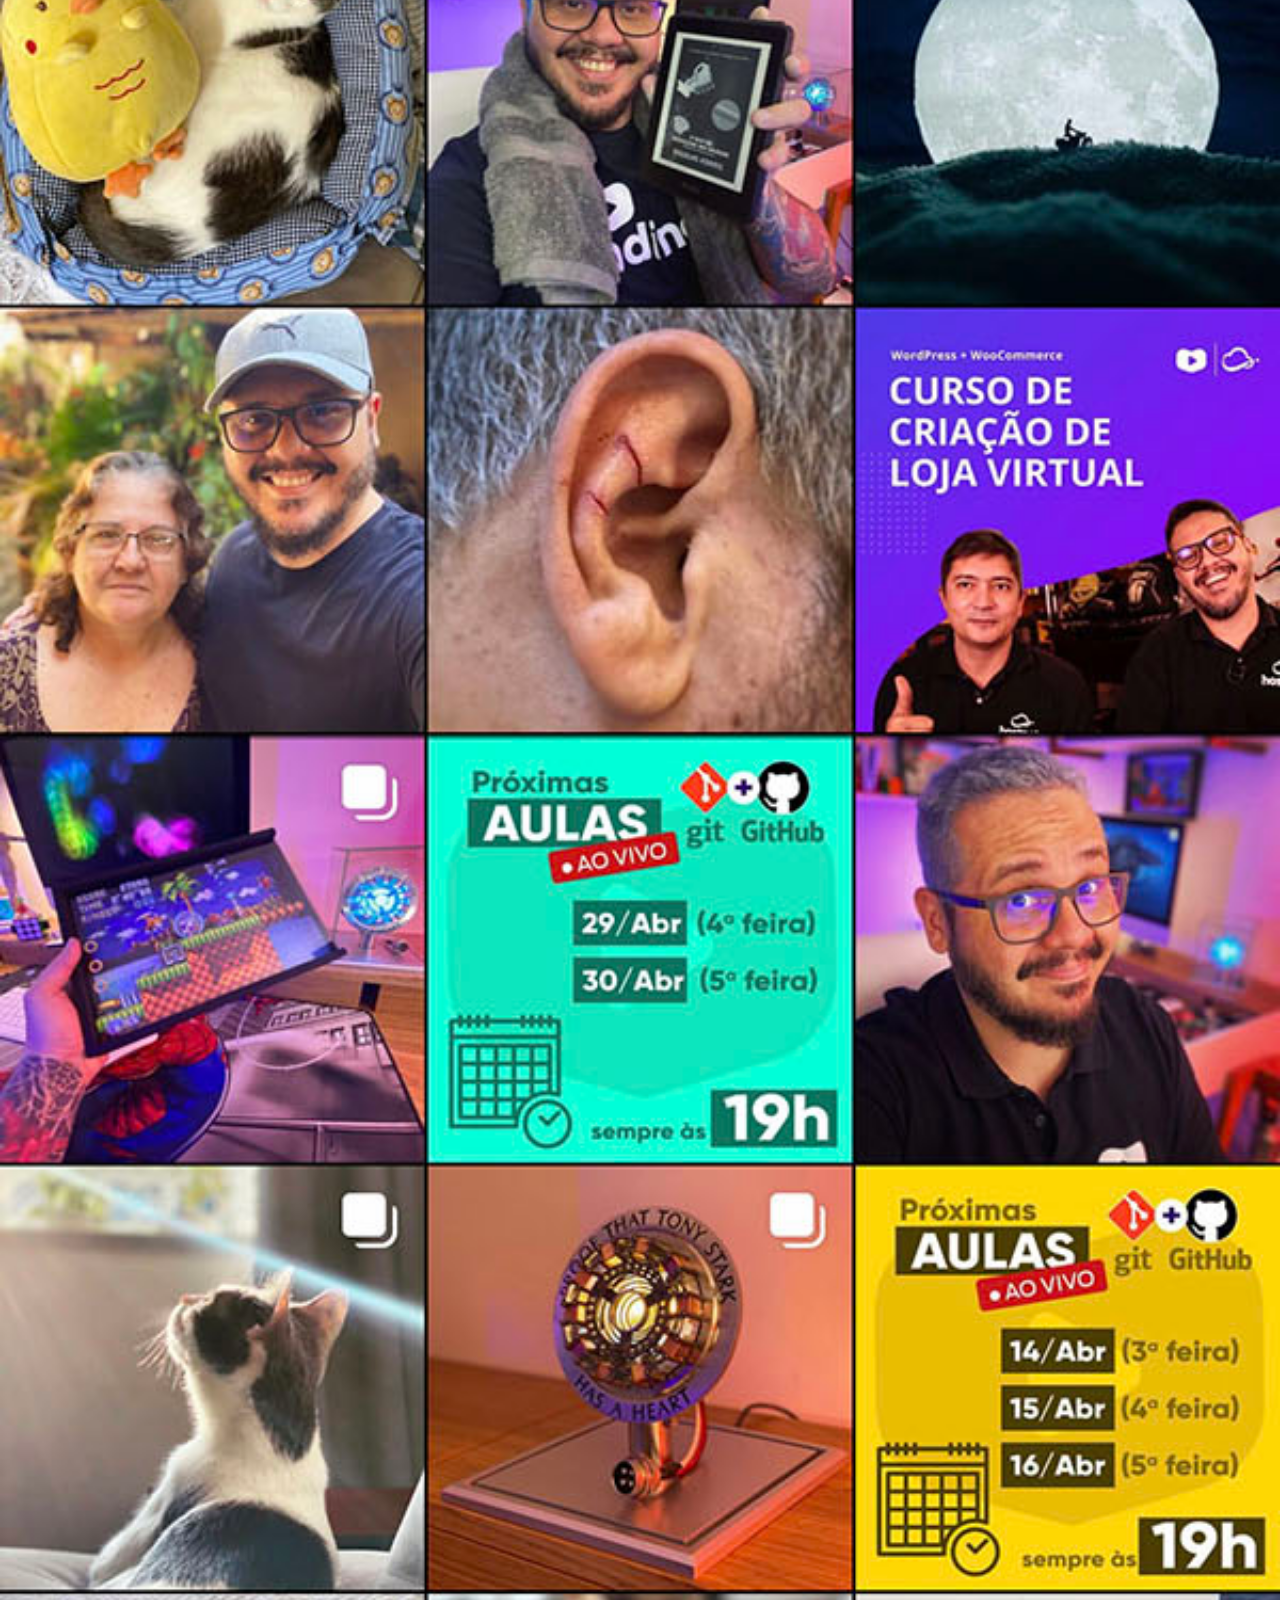
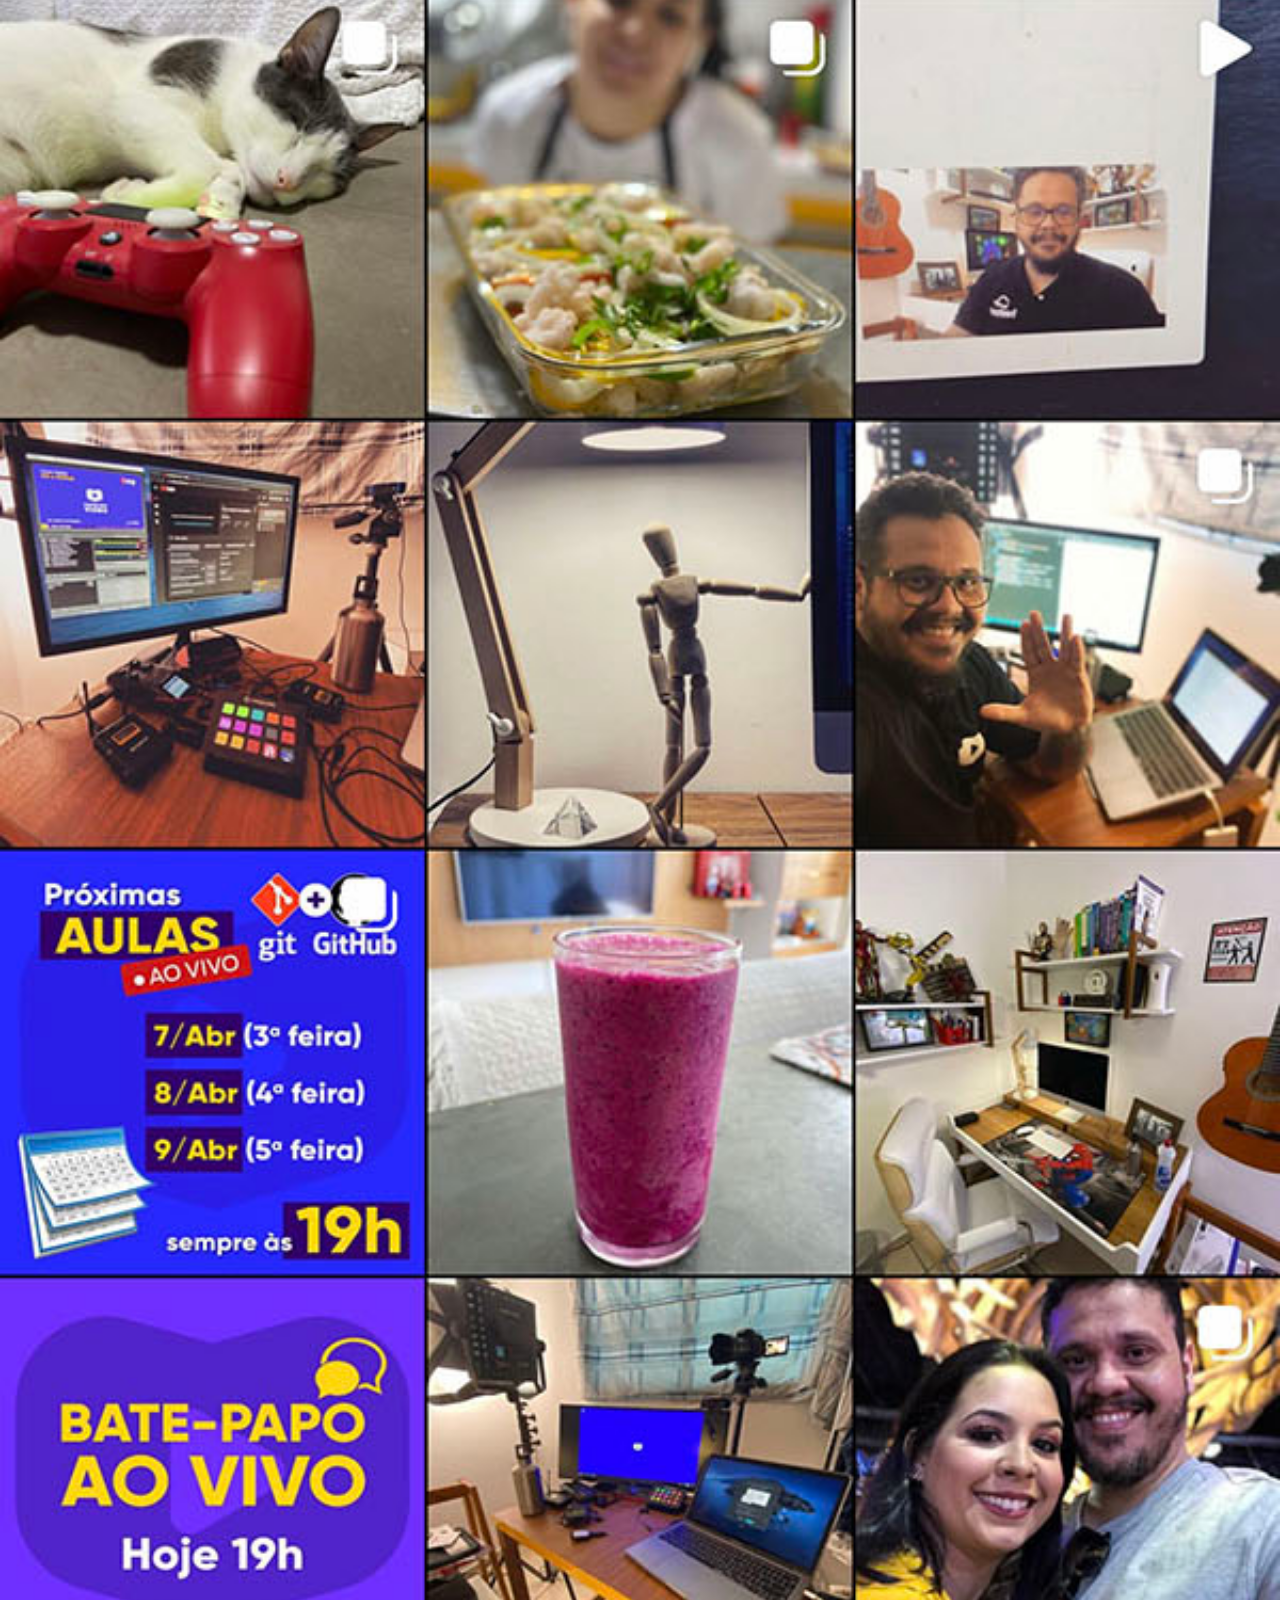
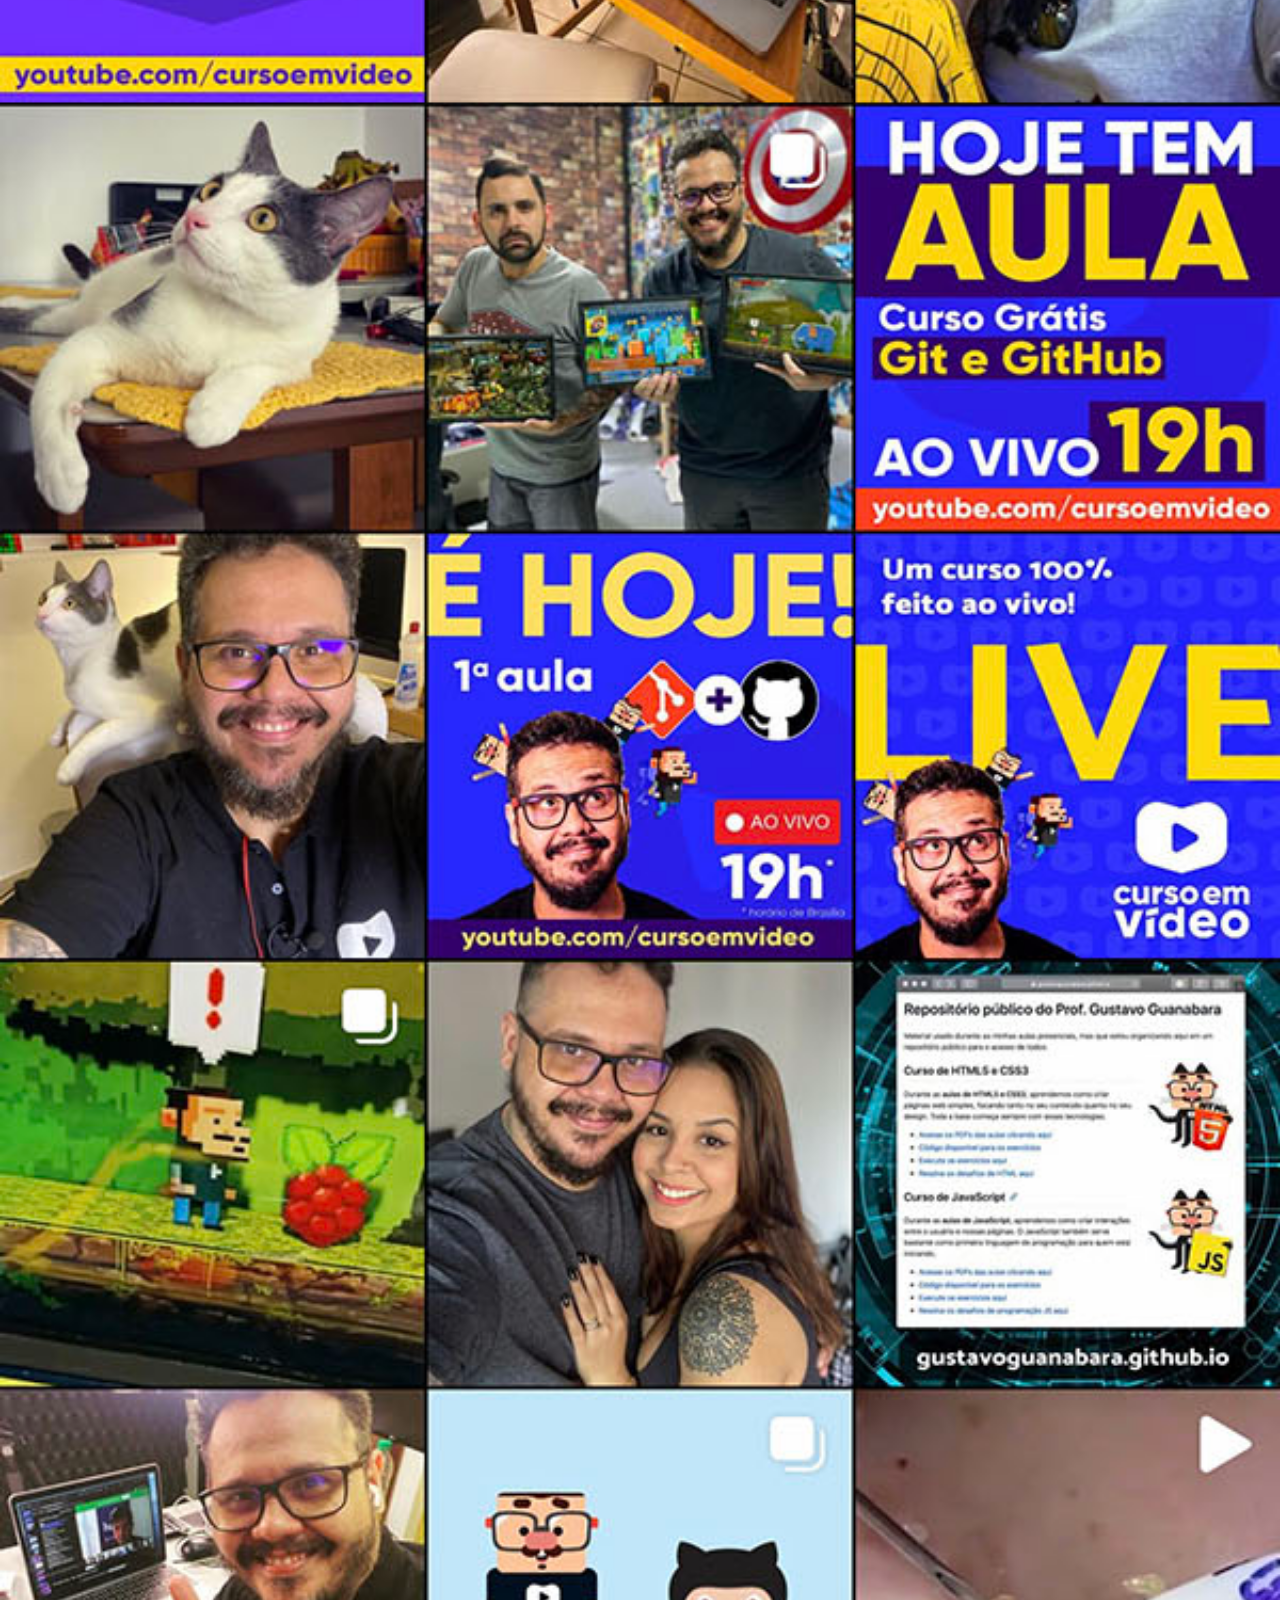
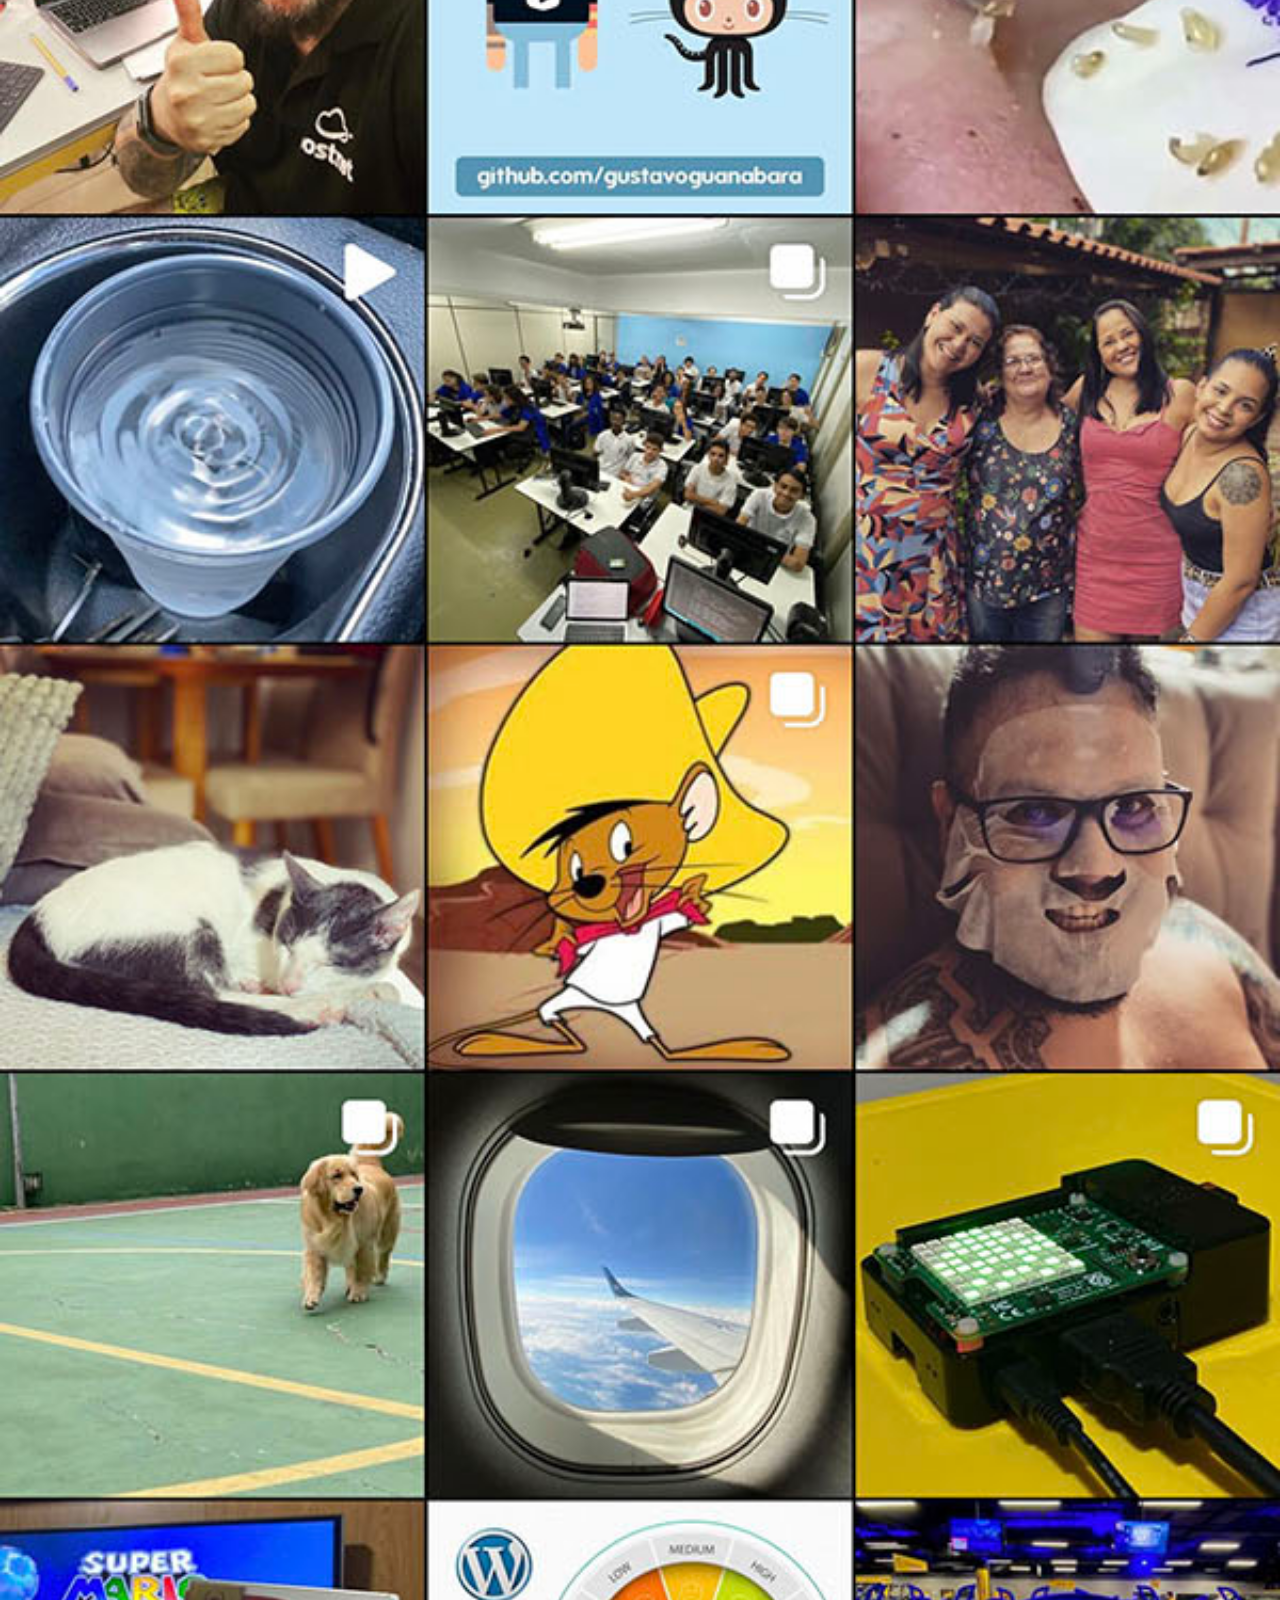
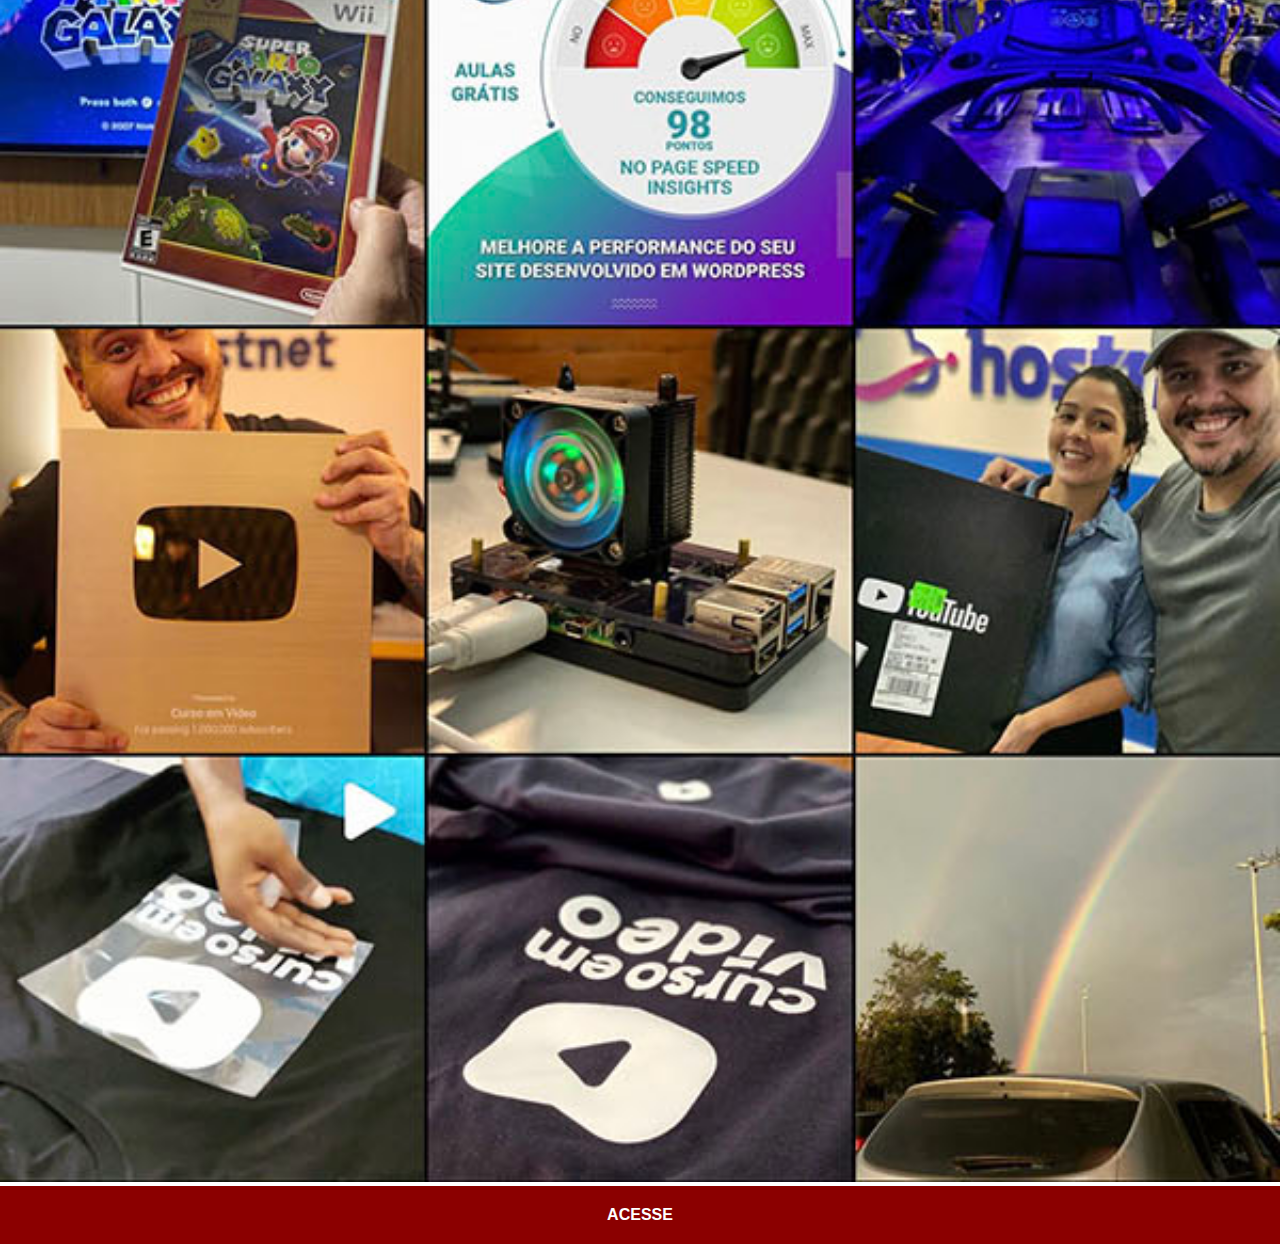
<file: instagram.html>
<!DOCTYPE html>
<html lang="pt-br">
<head>
    <meta charset="UTF-8">
    <meta name="viewport" content="width=device-width, initial-scale=1.0">
    <title>Instagram</title>
    <link rel="stylesheet" href="estilos/social.css">
</head>
<body>
    <img src="imagens/tela-instagram.jpg" alt="Instagram">
    <a href="https://www.instagram.com/gustavoguanabara/?hl=pt-br" target="_blank">ACESSE</a>
</body>
</html>
</file>
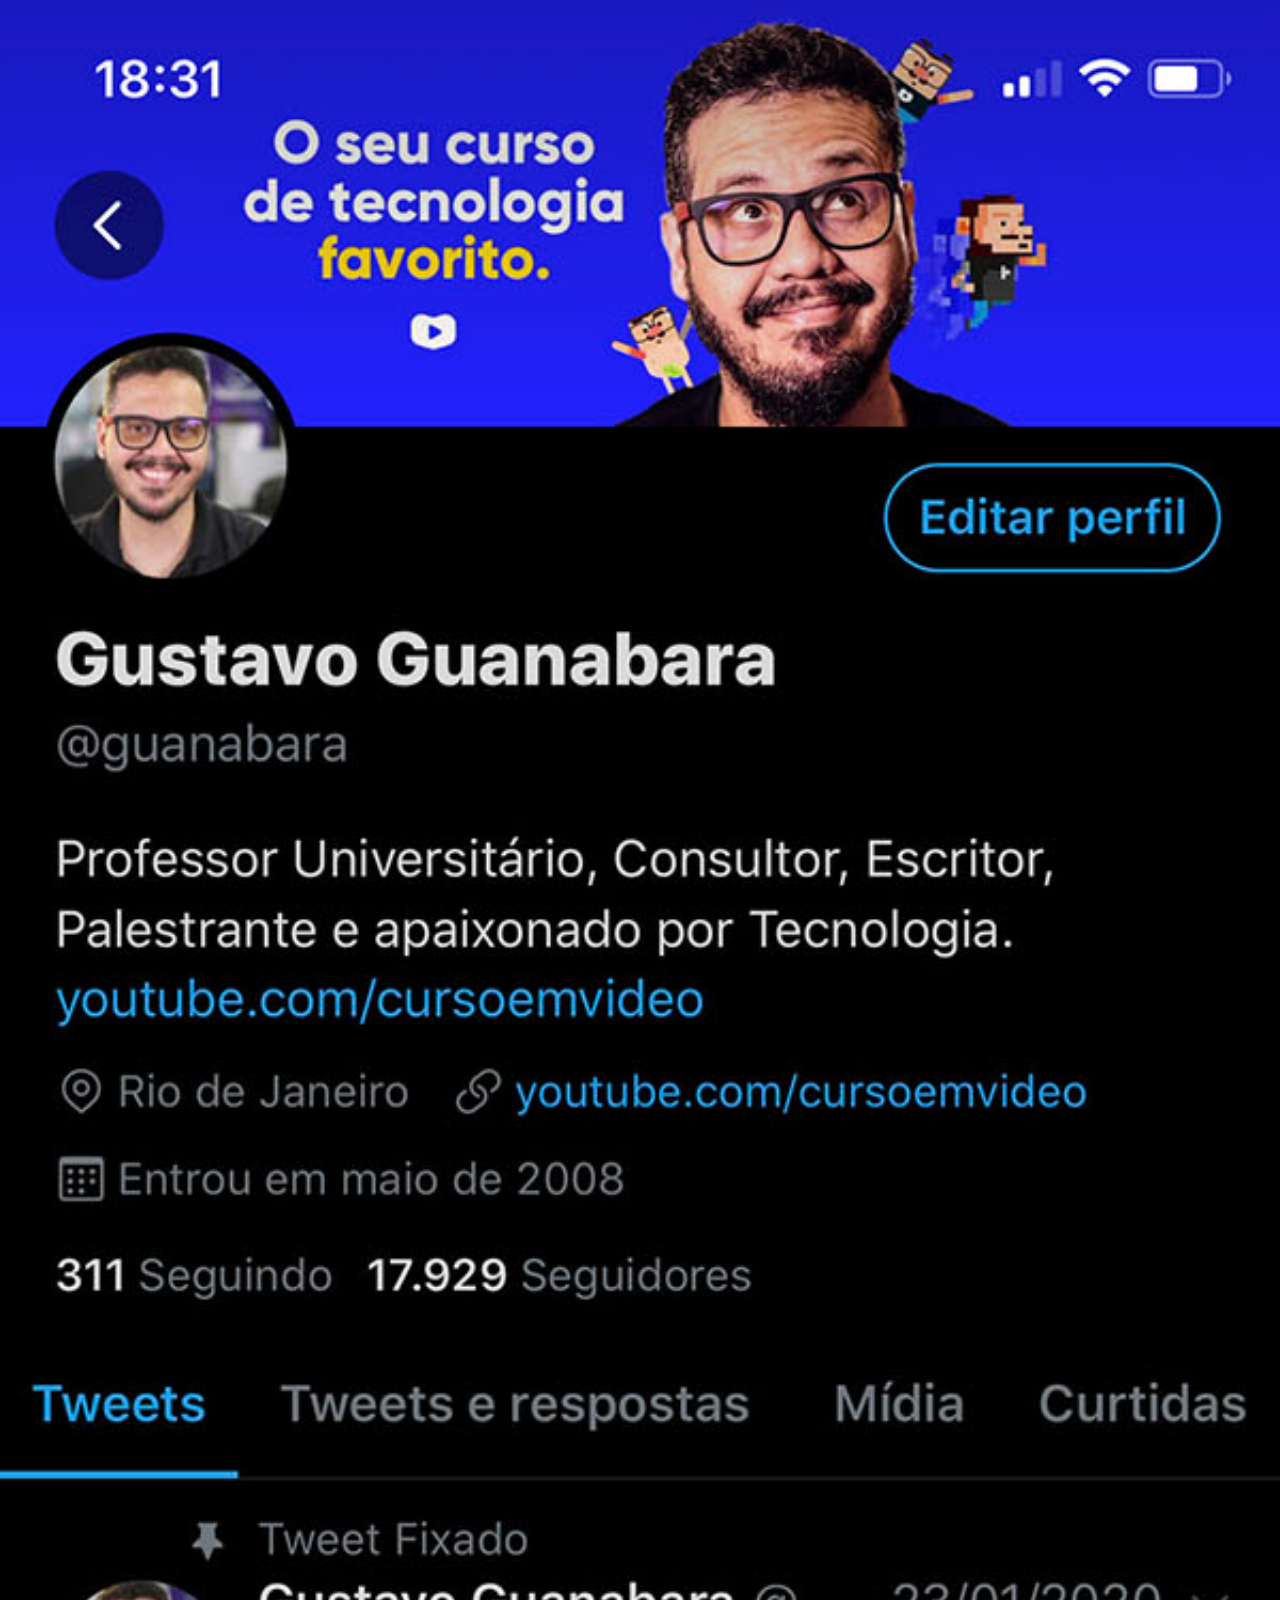
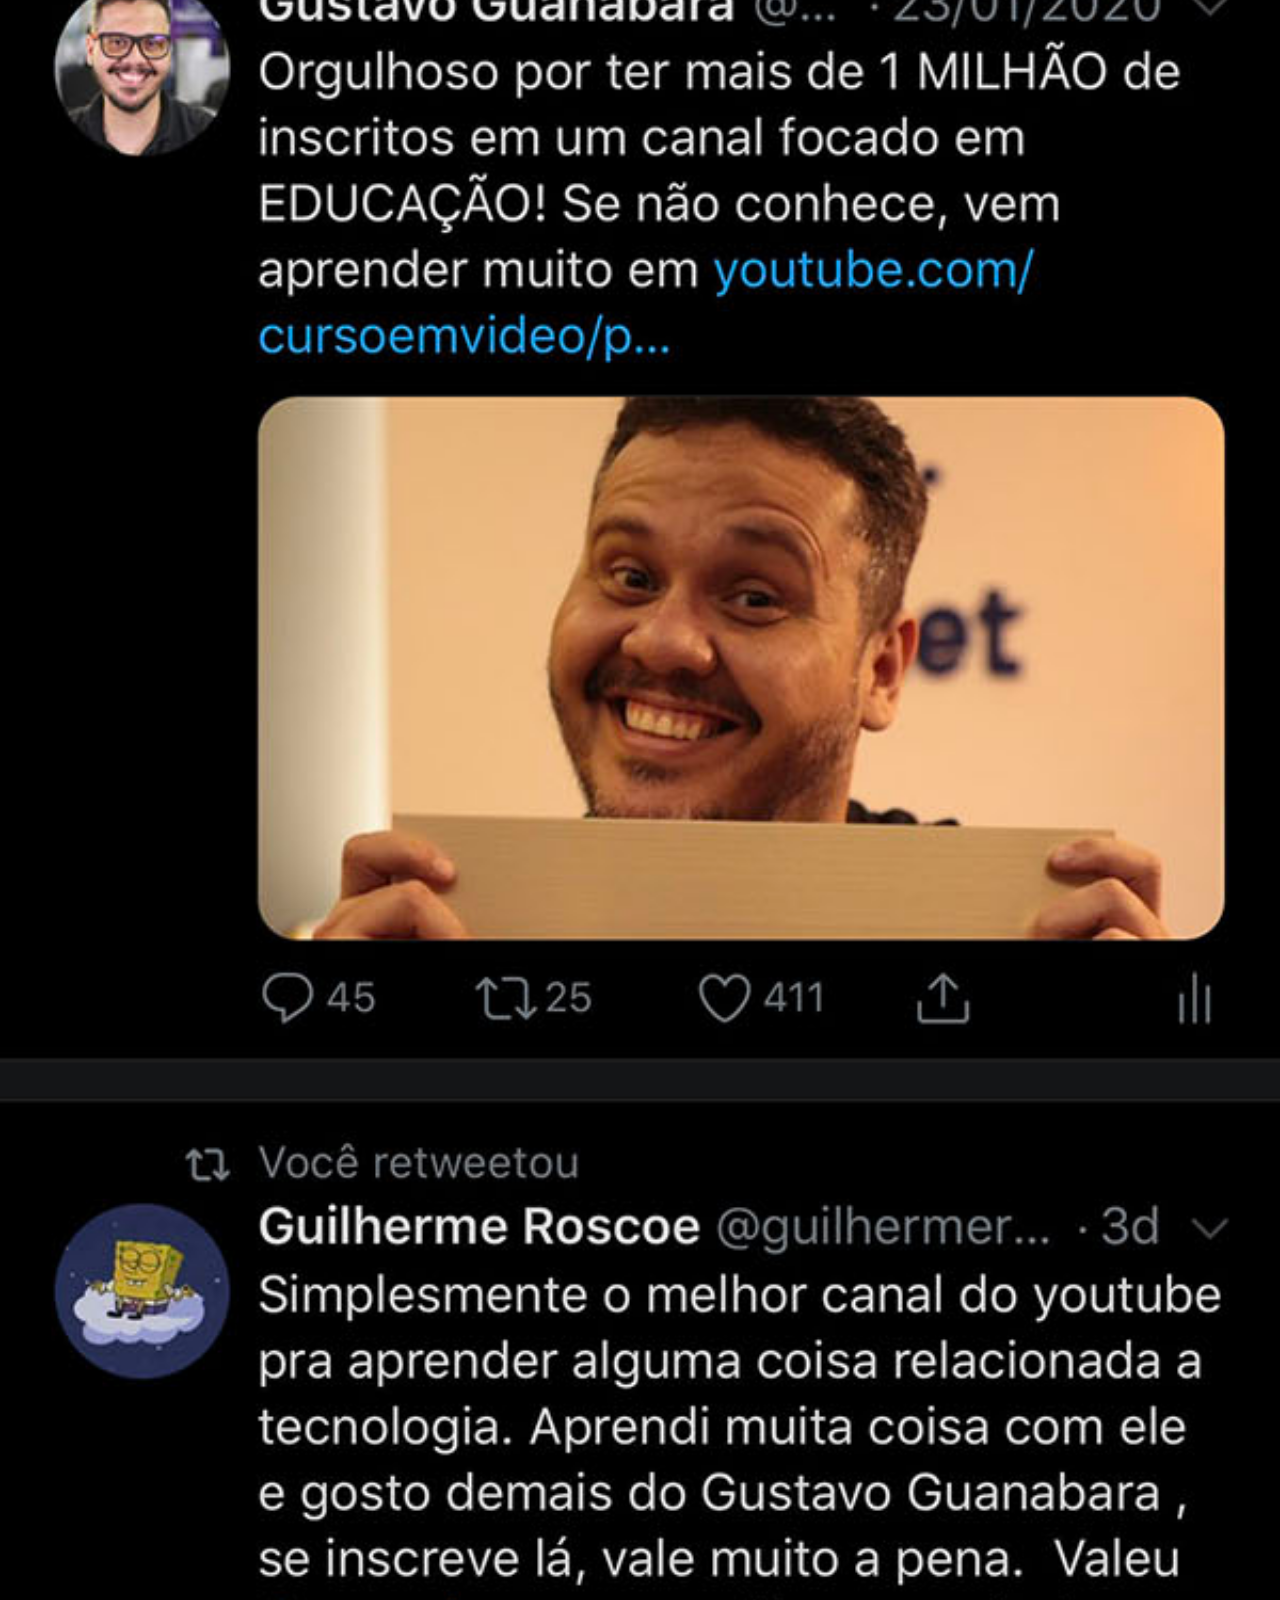
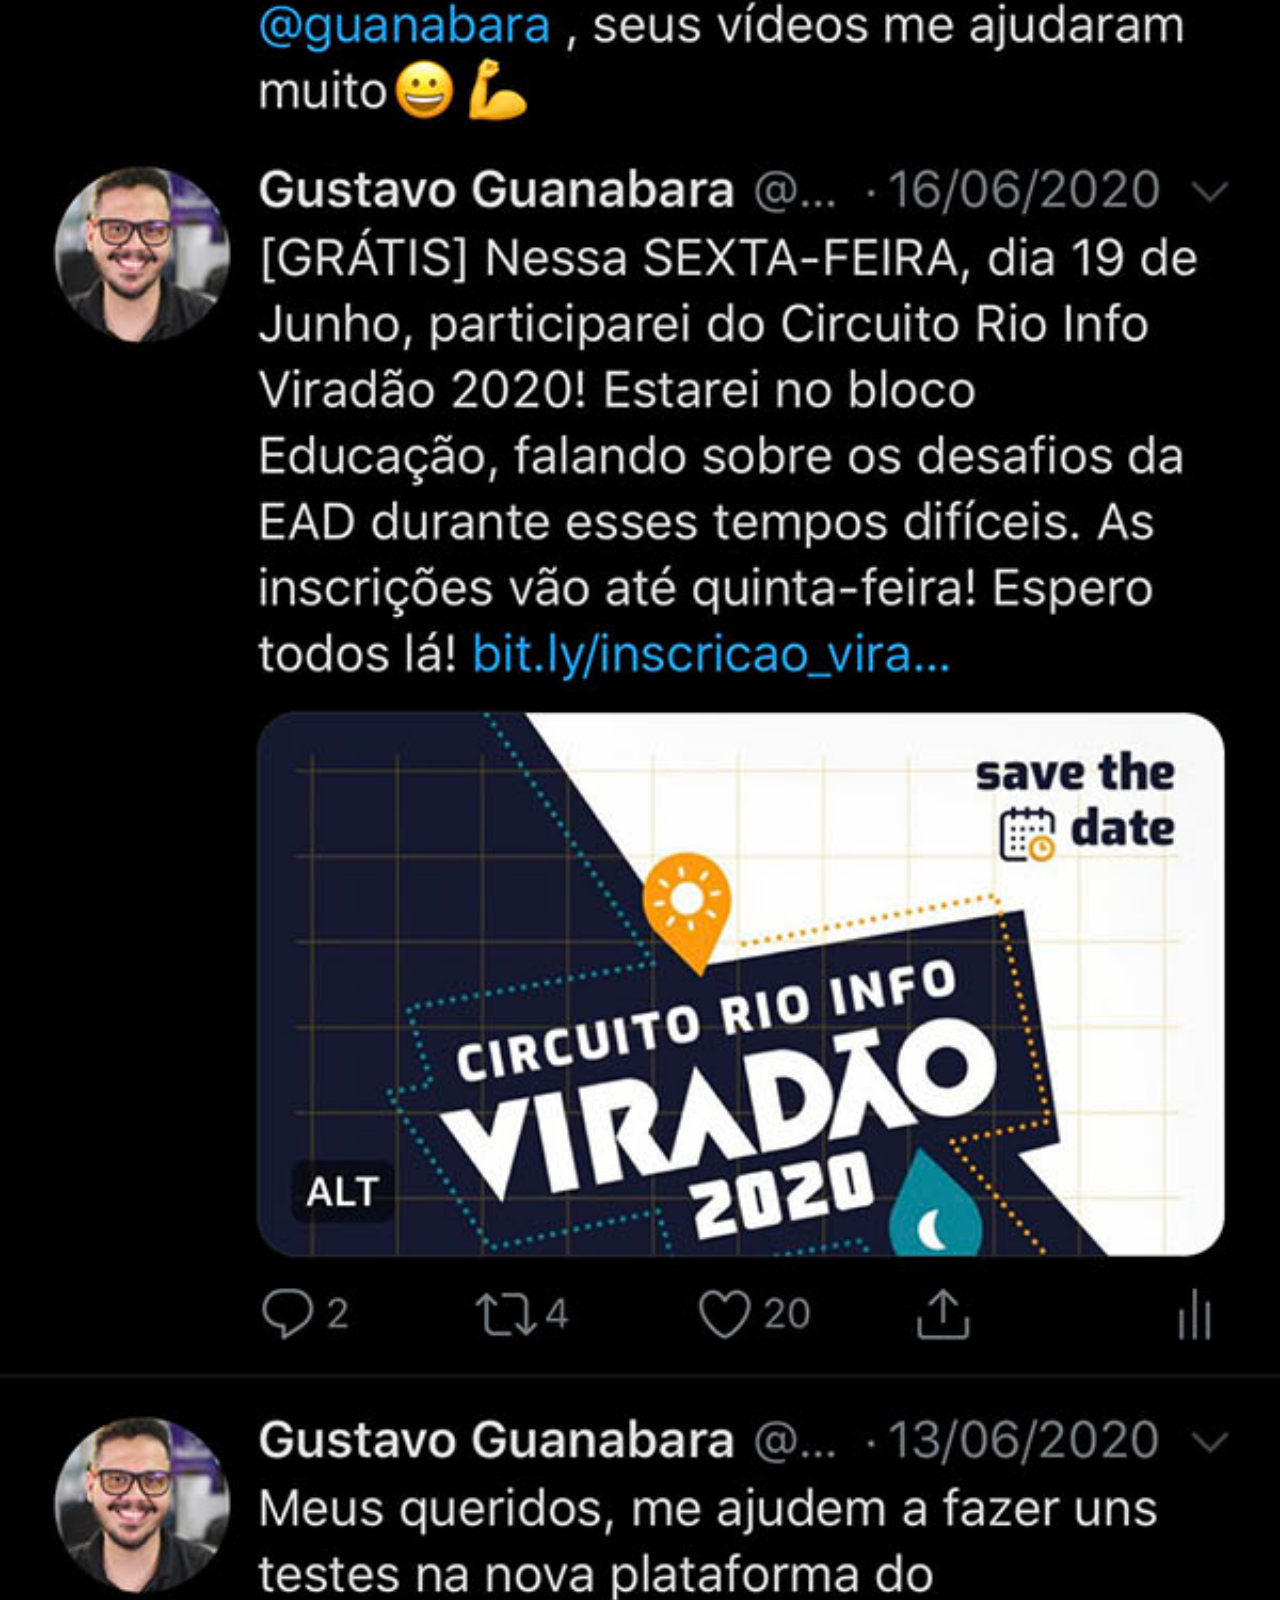
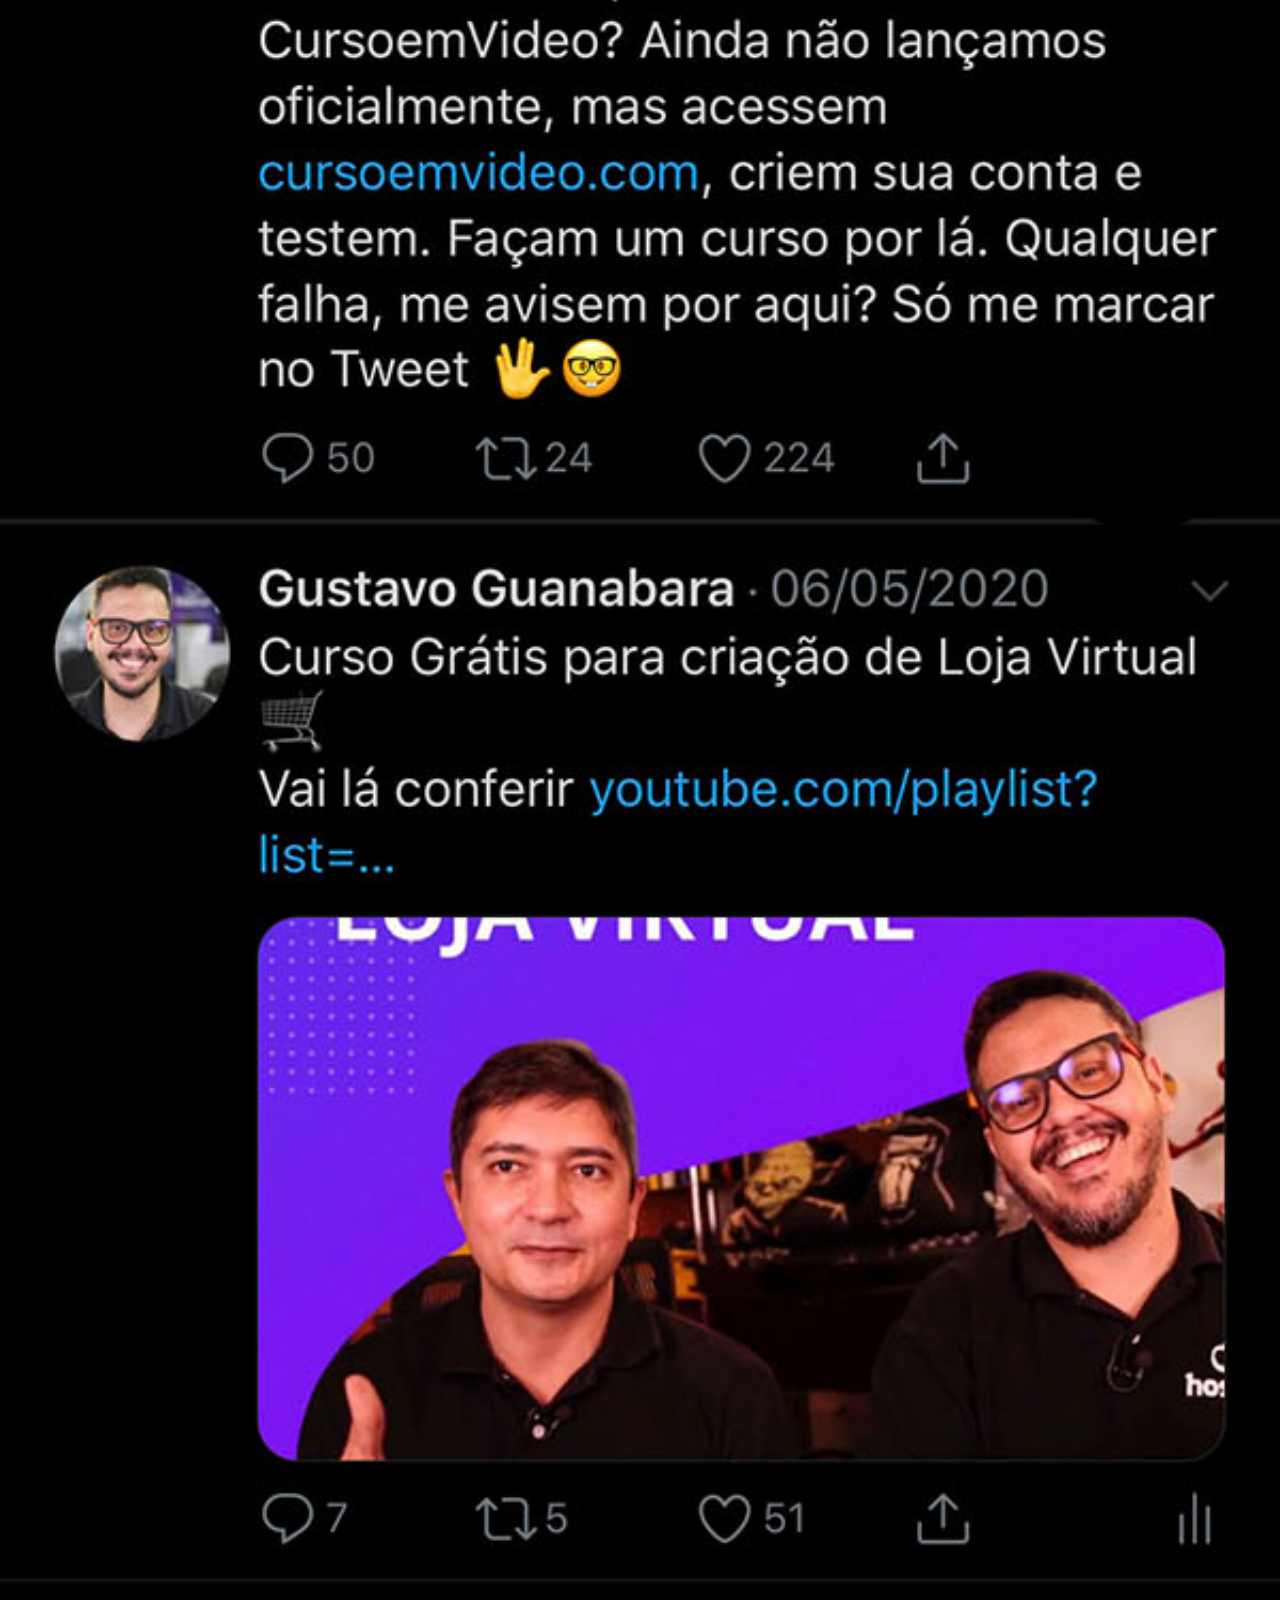
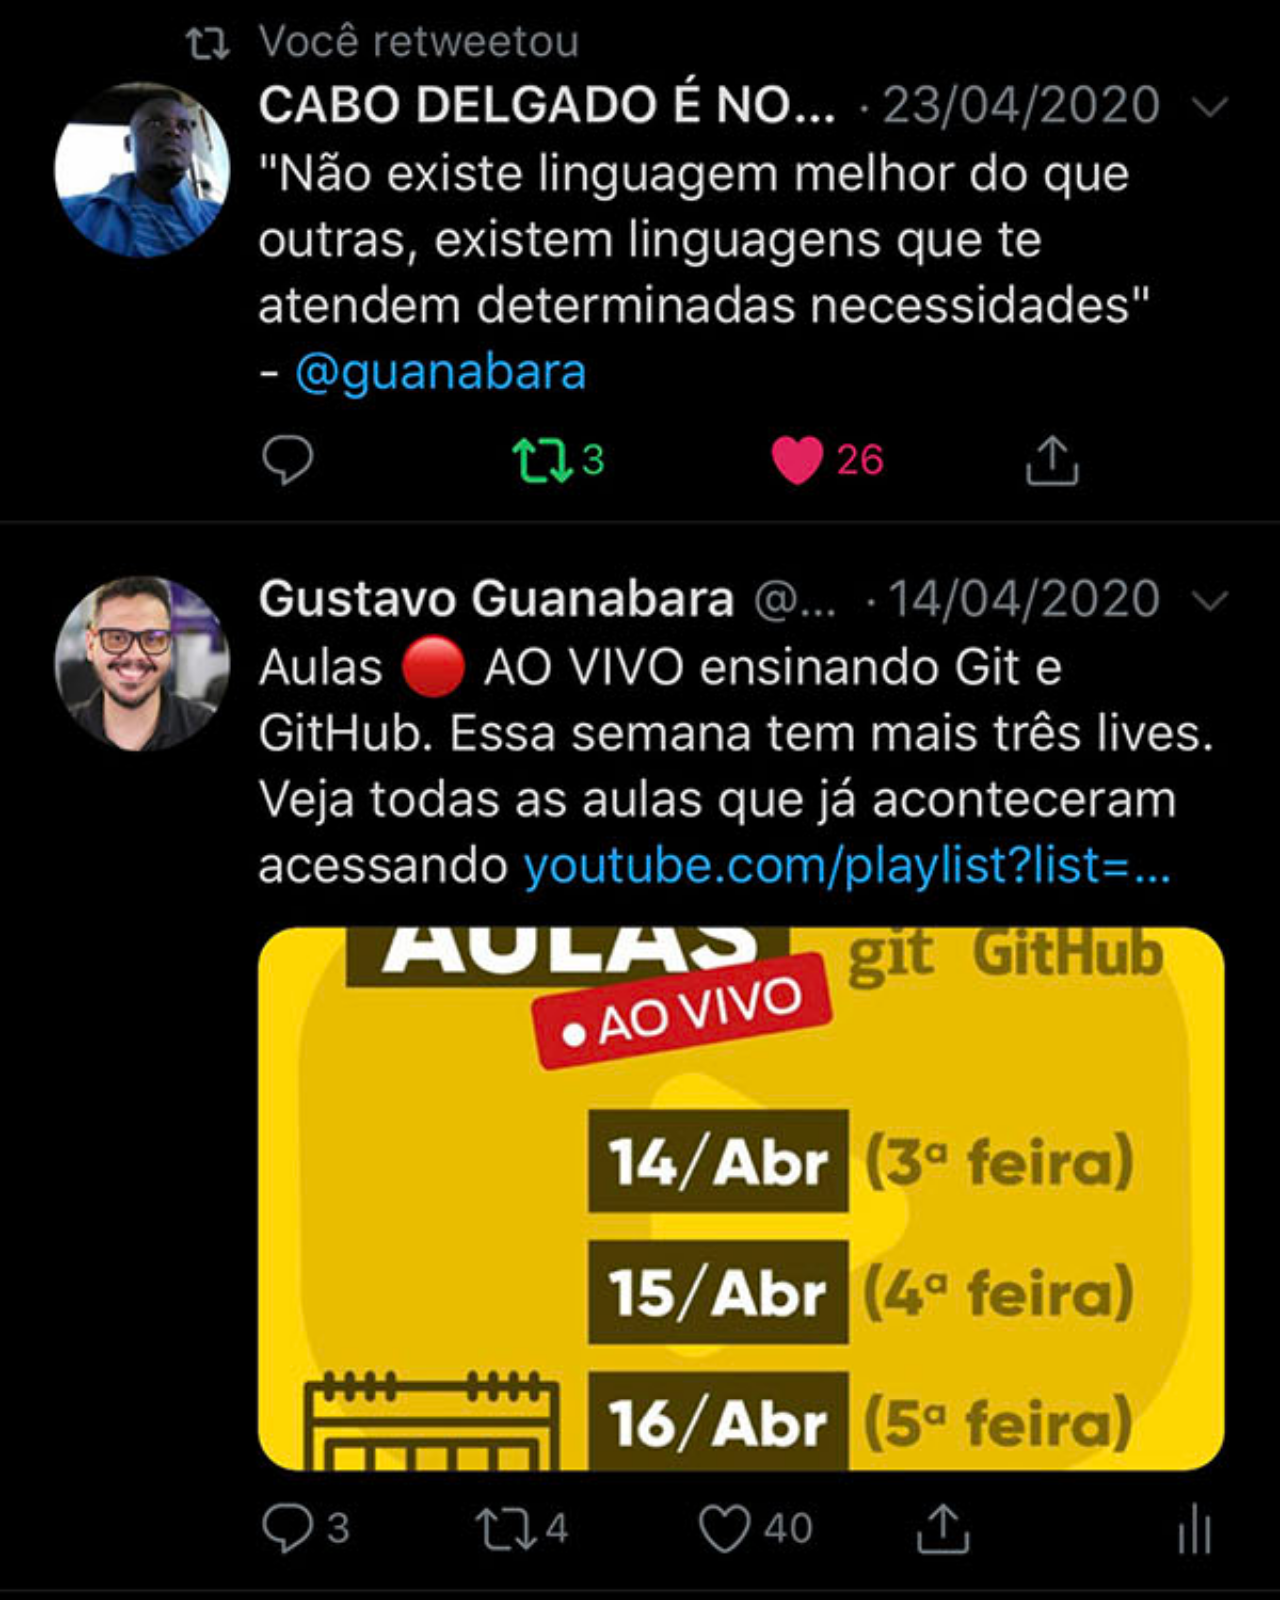
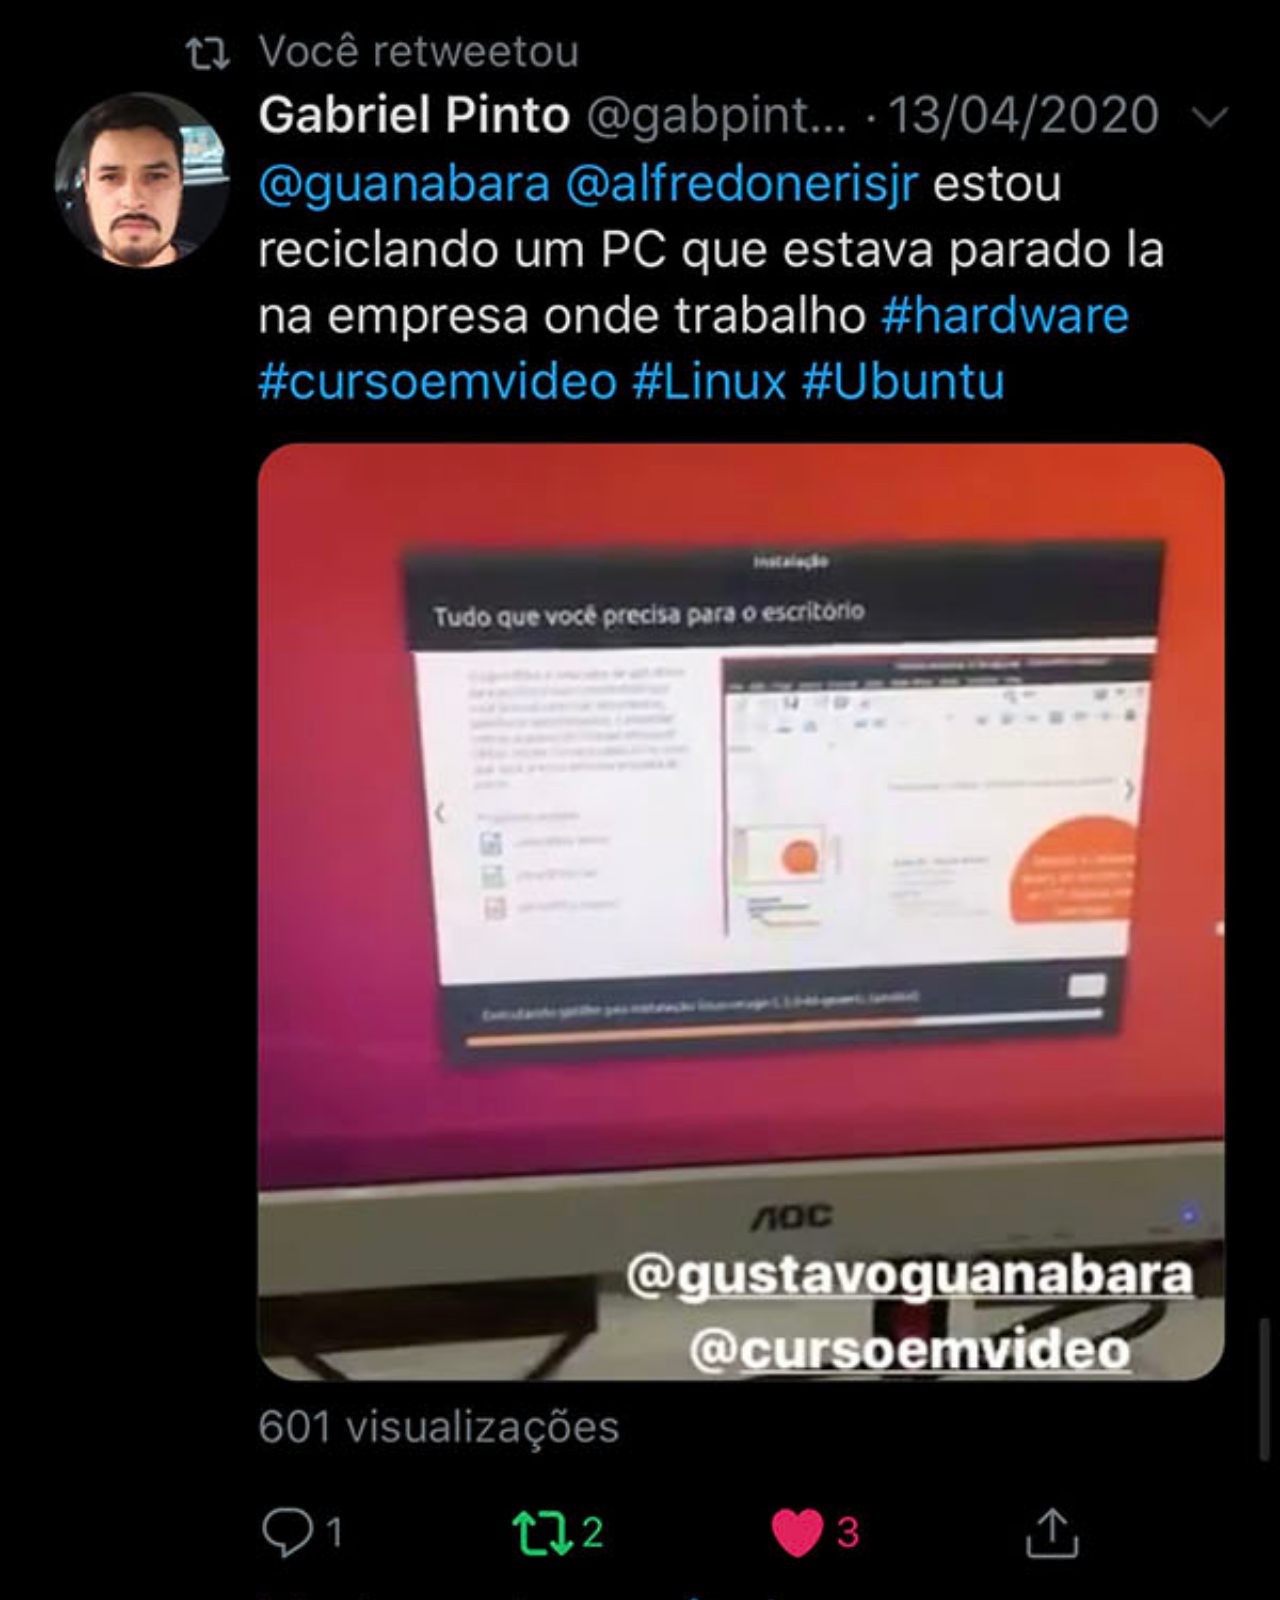
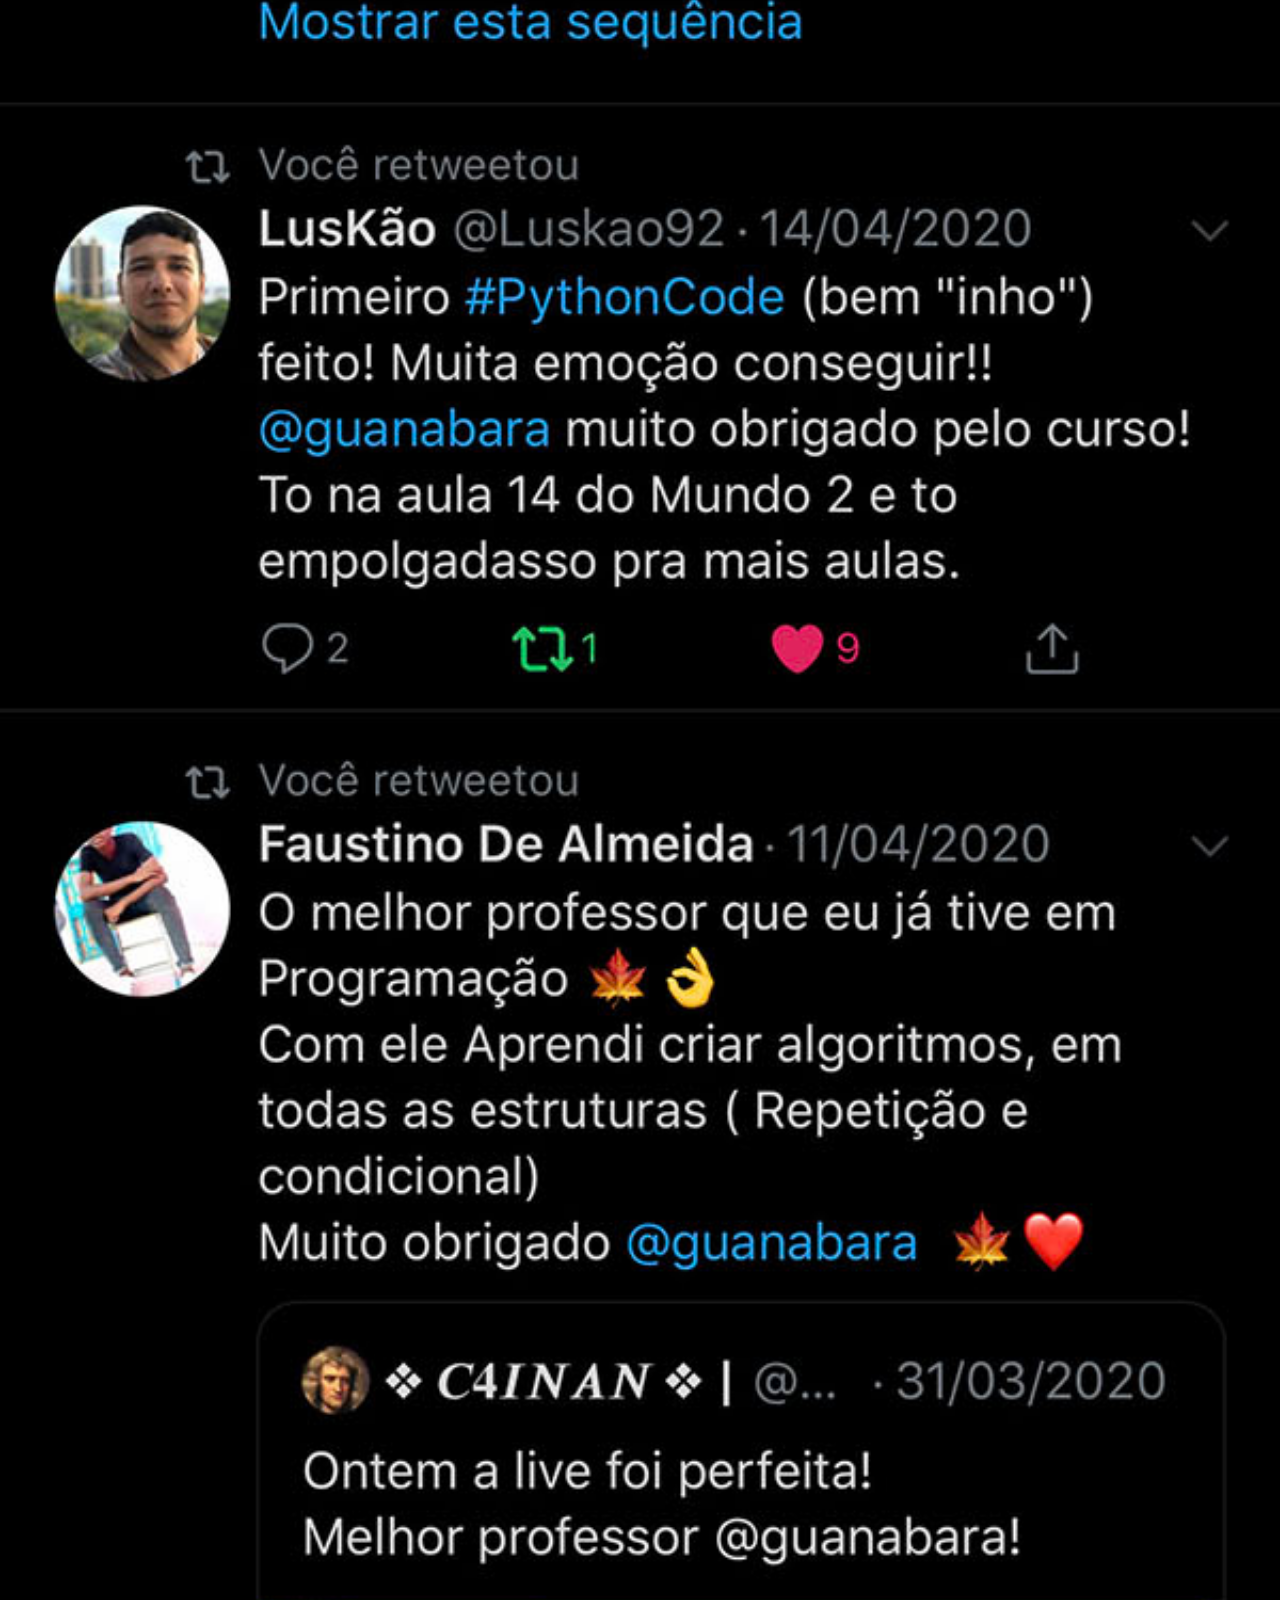
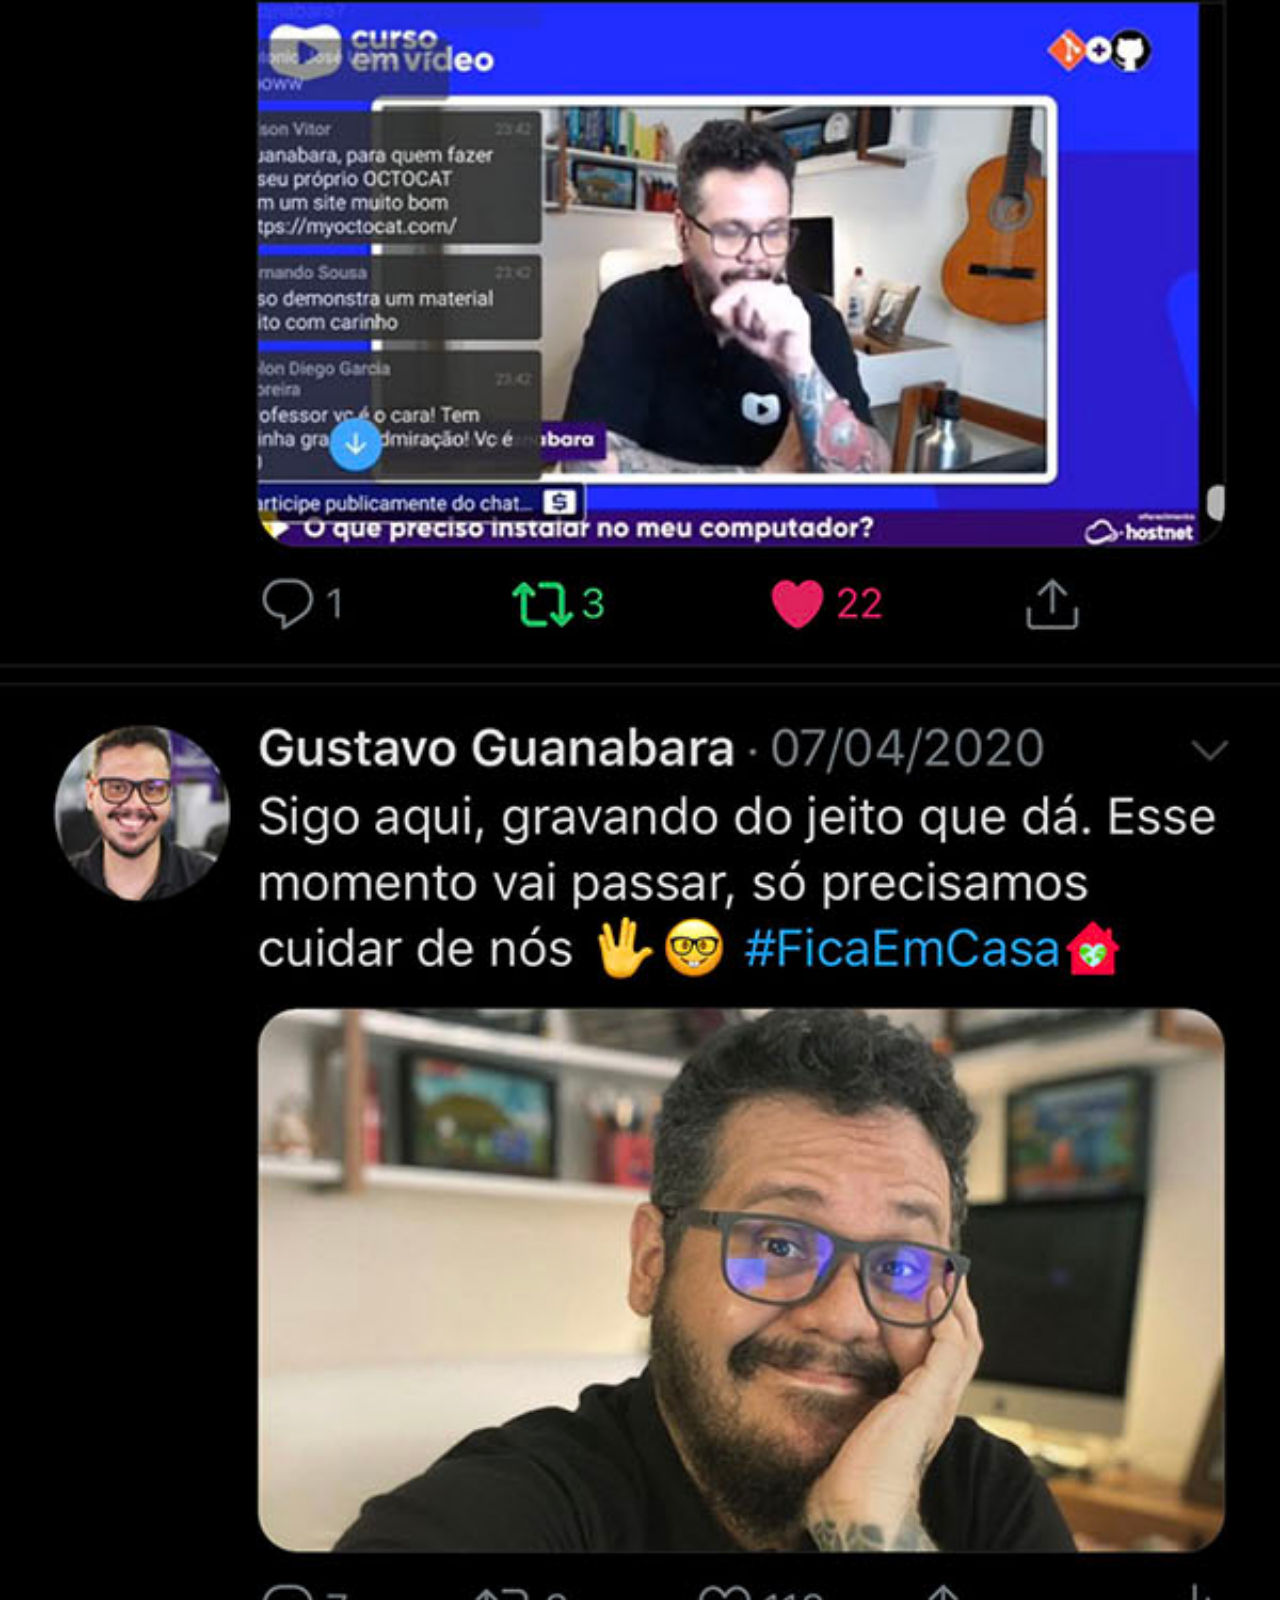
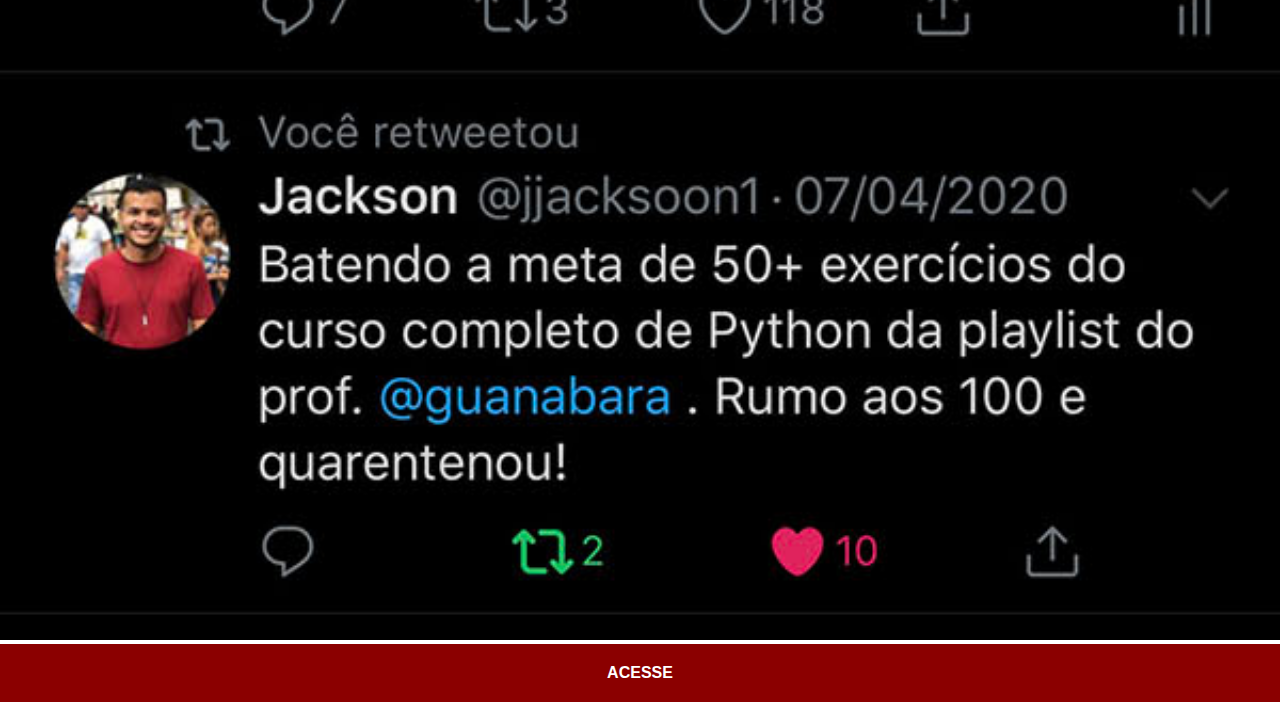
<file: twitter.html>
<!DOCTYPE html>
<html lang="pt-br">
<head>
    <meta charset="UTF-8">
    <meta name="viewport" content="width=device-width, initial-scale=1.0">
    <title>Twitter</title>
    <link rel="stylesheet" href="estilos/social.css">
</head>
<body>
    <img src="imagens/tela-twitter.jpg" alt="Twitter">
    <a href="https://twitter.com/i/flow/single_sign_on" target="_blank">ACESSE</a>
</body>
</html>
</file>
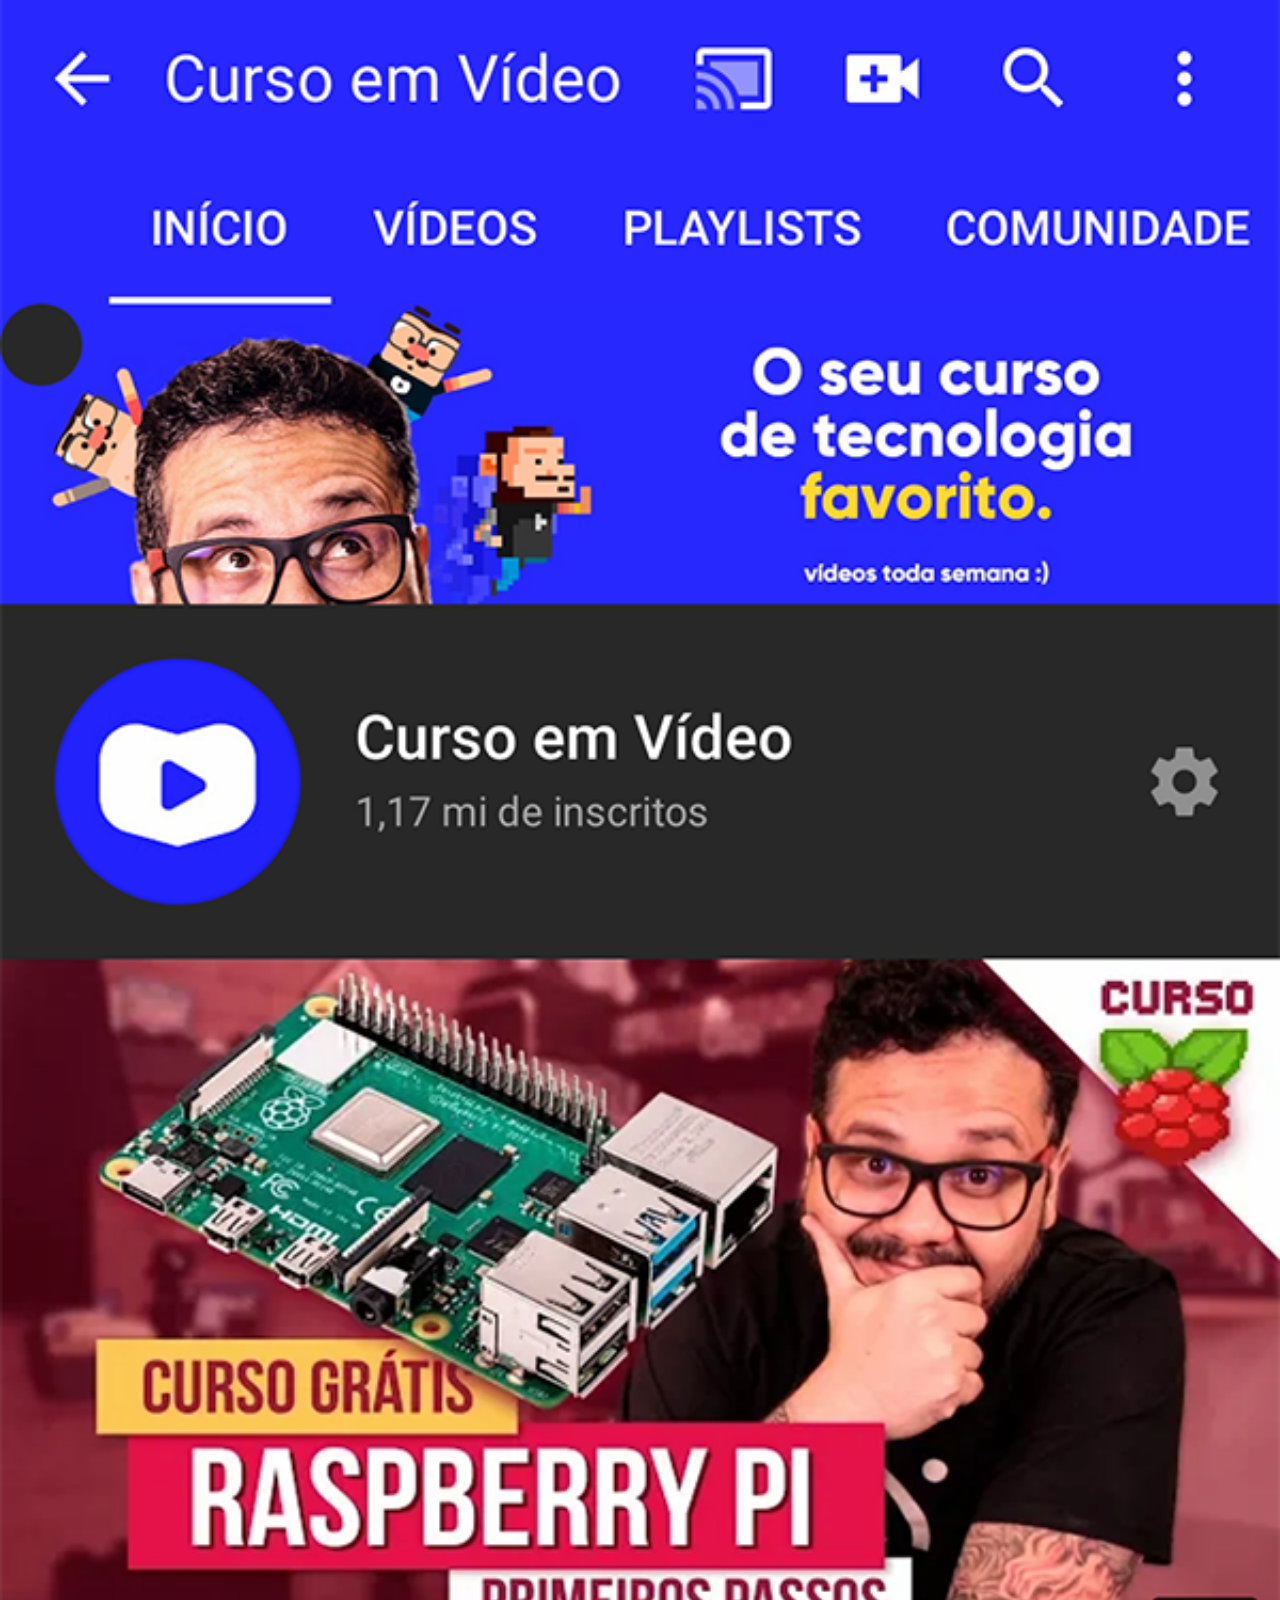
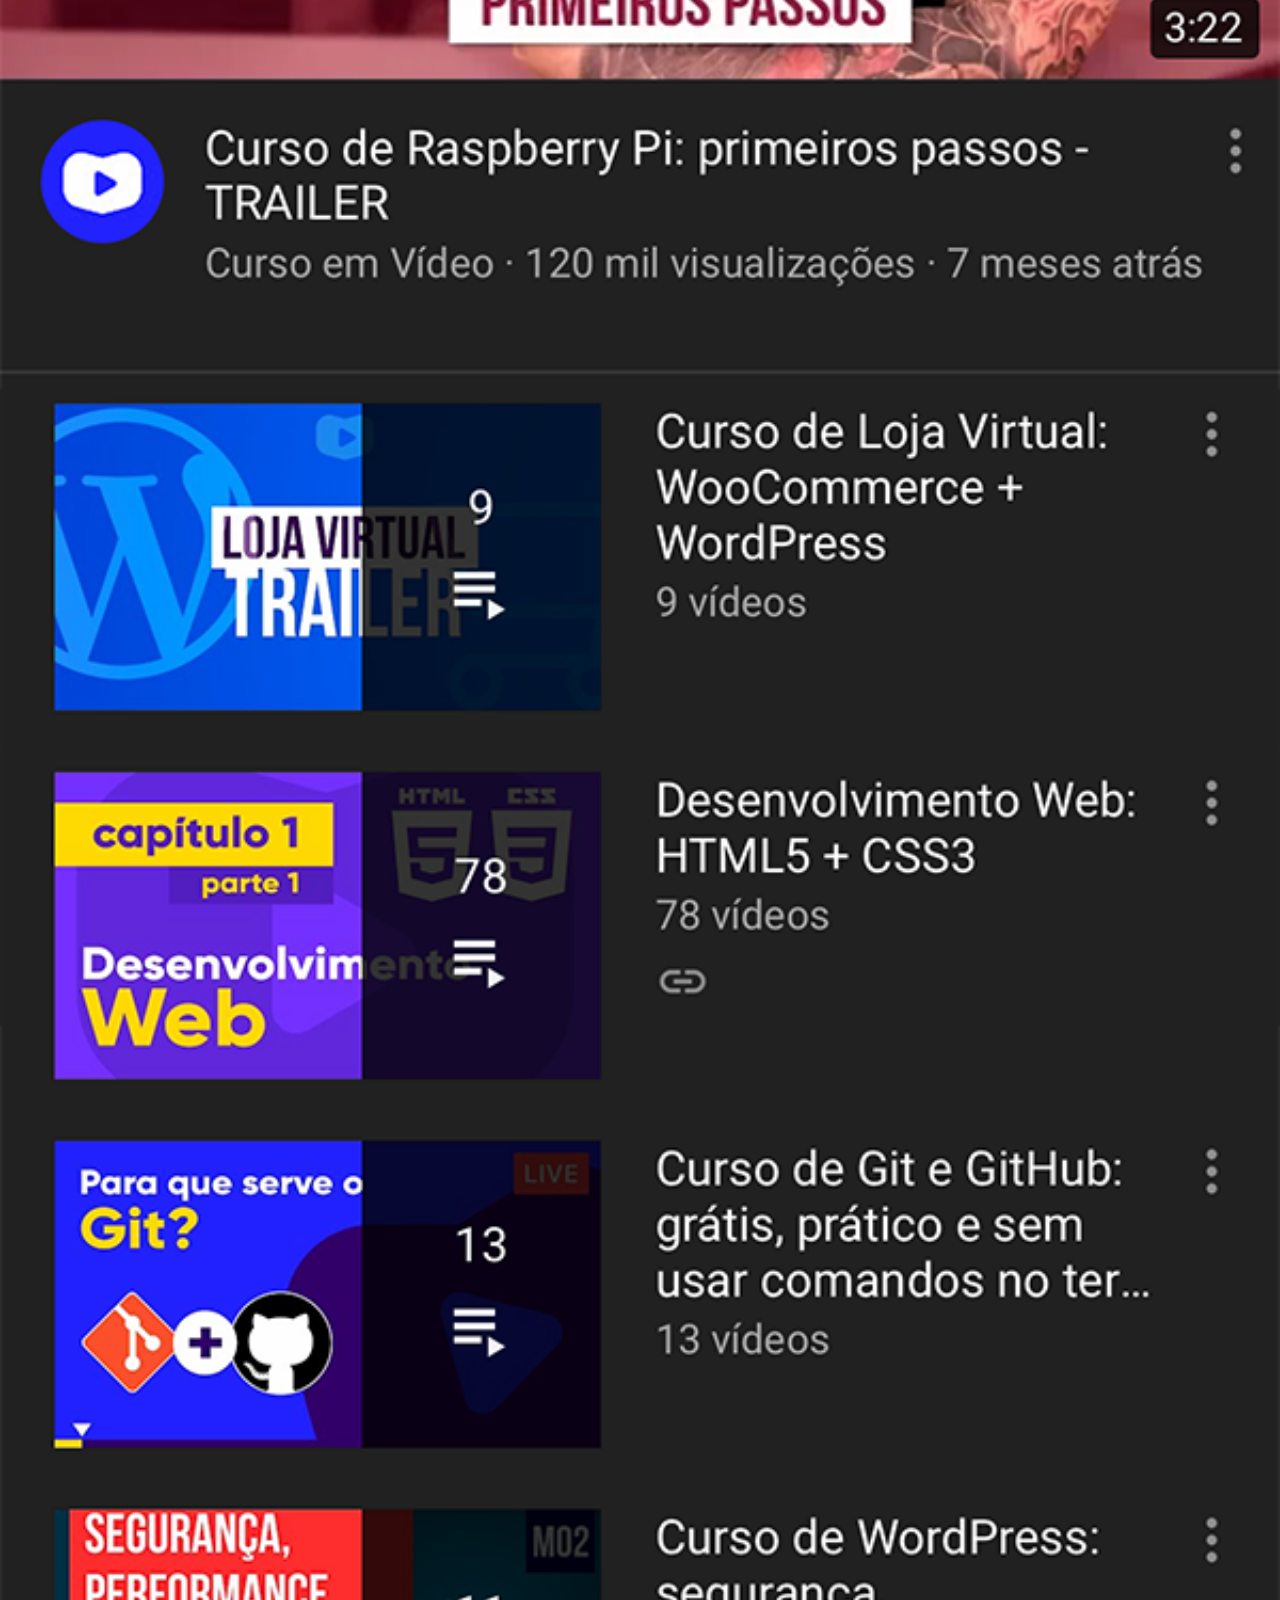
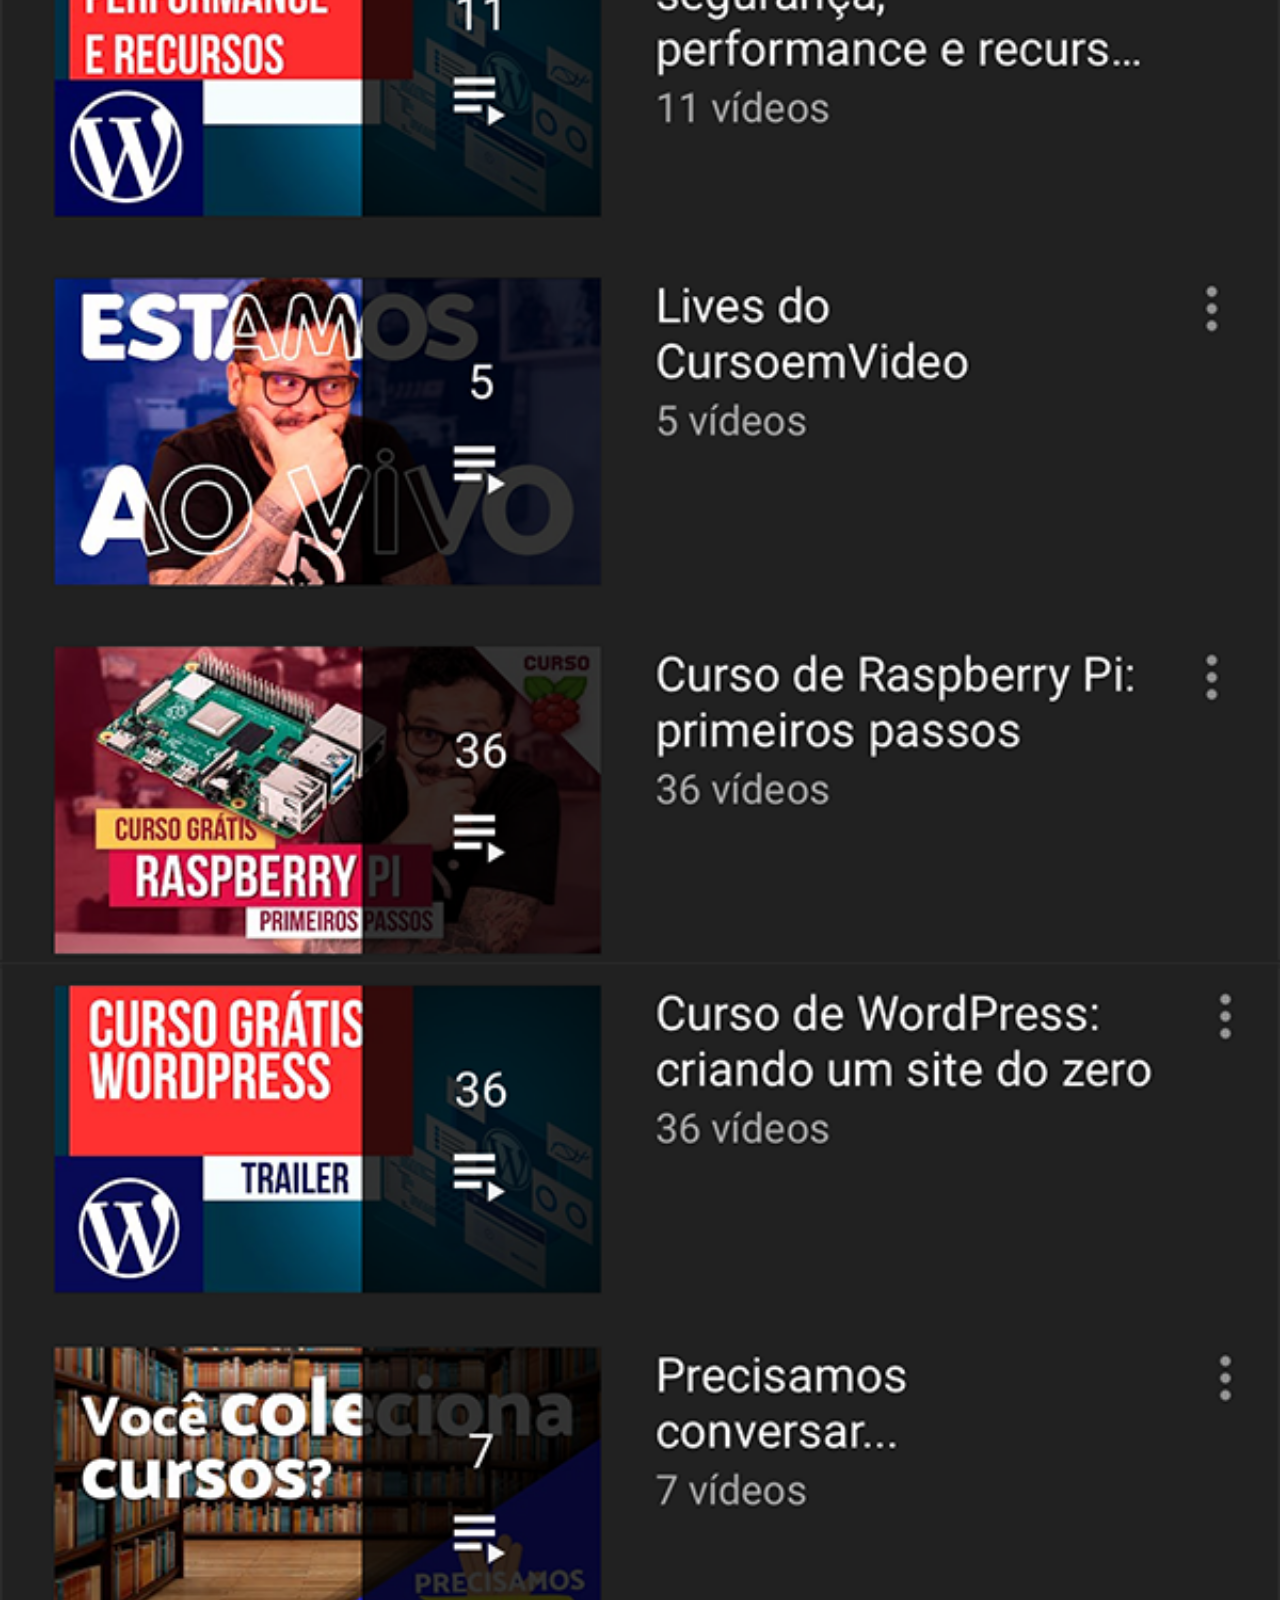
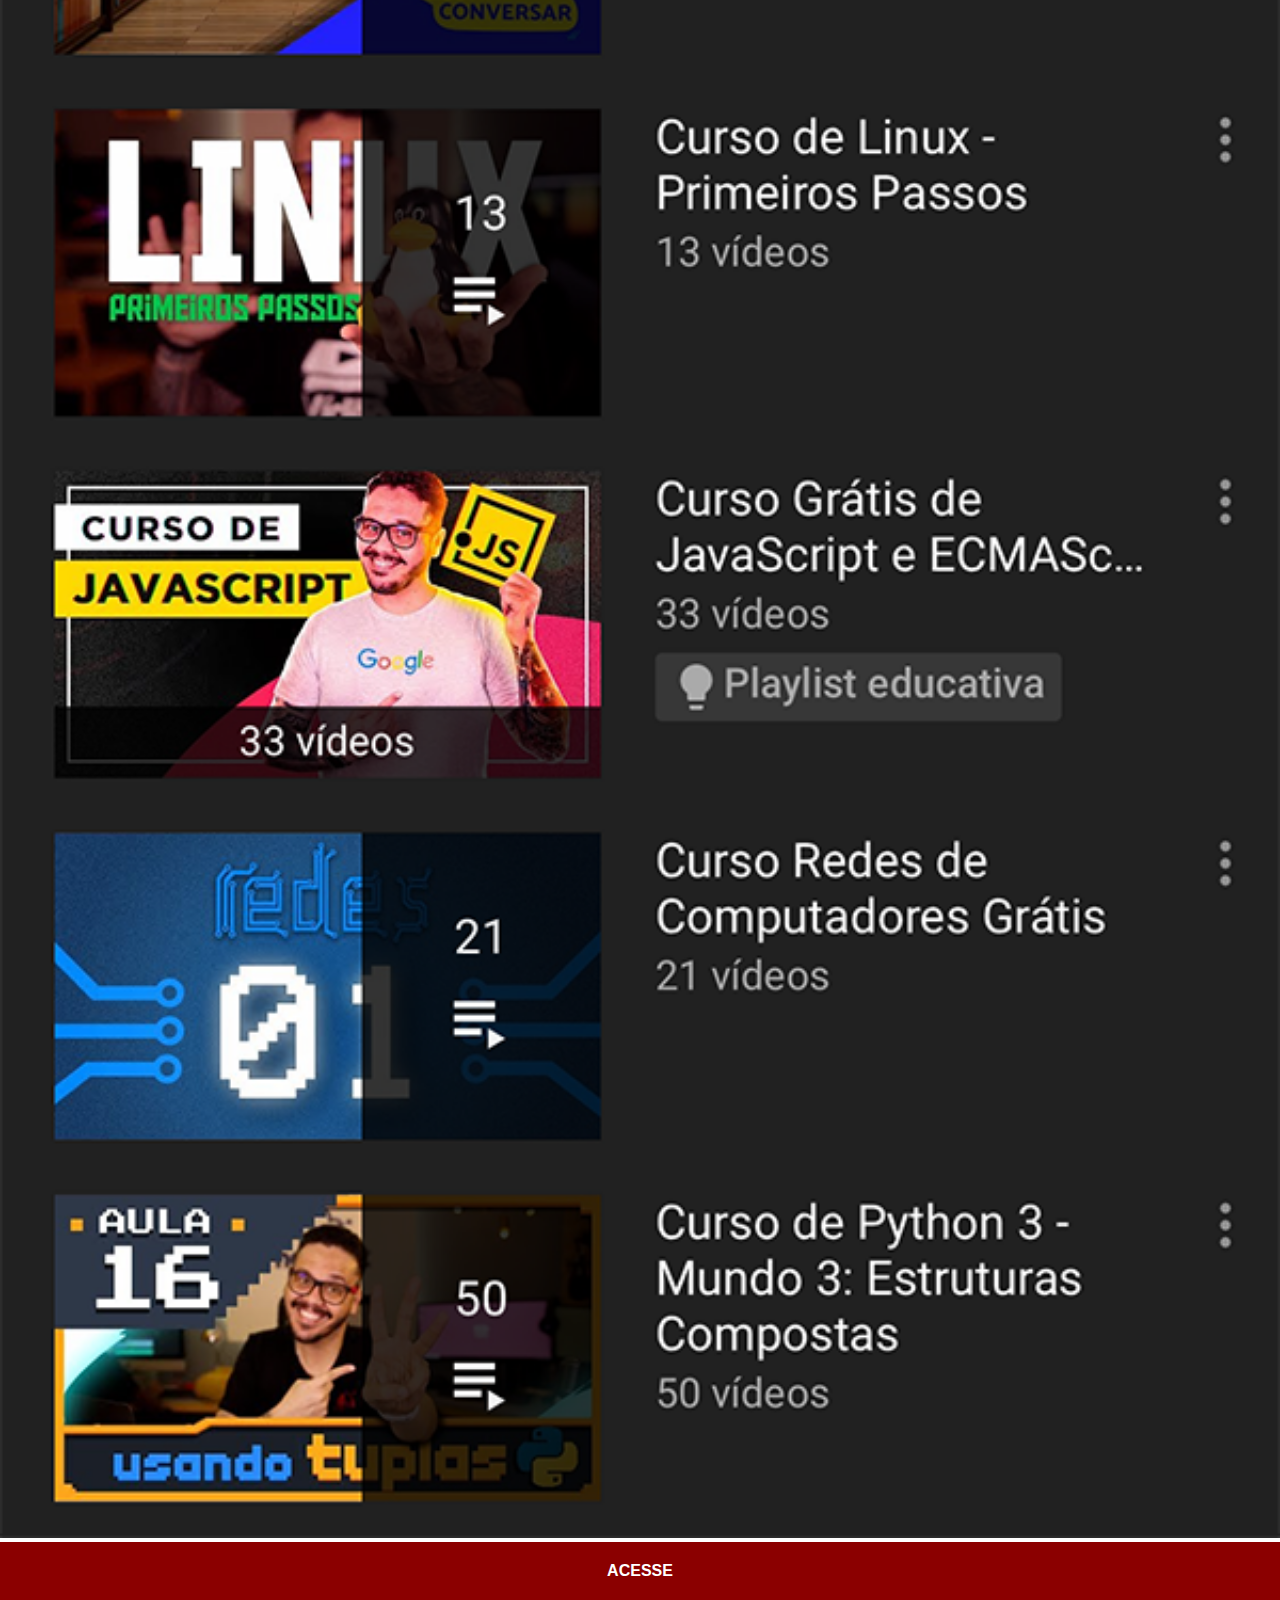
<file: youtube.html>
<!DOCTYPE html>
<html lang="pt-br">
<head>
    <meta charset="UTF-8">
    <meta name="viewport" content="width=device-width, initial-scale=1.0">
    <title>Youtube</title>
    <link rel="stylesheet" href="estilos/social.css">
</head>
<body>
    <img src="imagens/tela-youtube.png" alt="Youtube">
    <a href="https://www.youtube.com/@CursoemVideo/playlists" target="_blank">ACESSE</a>
</body>
</html>
</file>
<file: estilos/style.css>
@charset "UTF-8";

* {
  margin: 0;
  padding: 0;
  font-family: Arial, Helvetica, sans-serif;
}

html,
body {
  width: 100vw;
  height: 100vh;
  background: black url("../imagens/fundo-madeira.jpg") no-repeat center top fixed;
  background-size: cover;
}

main {
  position: relative;
  height: 100vh;
}

section#telefone {
  position: absolute;
  width: 311px;
  height: 627px;
  top: 50%;
  left: 50%;
  transform: translate(-50%, -50%);
  background: url(../imagens/frame-iphone.png) no-repeat center center;
  background-size: contain;
}

iframe#tela {
  position: relative;
  top: 80px;
  left: 23px;
  width: 265.5px;
  height: 470px;
}

section#redes-sociais {
  padding: 20px 10px 0px 0px;
  display: flex;
  flex-direction: column;
  align-items: end;
  gap: 15px;
}

section#redes-sociais img {
  width: 50px;
  border-radius: 50%;
  box-shadow: 2px 1px 8px 0px rgba(0, 0, 0, 0.485);
  box-sizing: border-box;
}

section#redes-sociais img:hover{
  border: solid rgba(255, 255, 255, 0.608);
  transform: translate(-3px , -3px);
  box-shadow: 5px 4px 12px rgba(0, 0, 0, 0.434);
  transition: transform .3s , border .2s;
  
}
</file>
<file: estilos/social.css>
@charset "UTF-8";

* {
    margin: 0px;
    padding: 0px;
    font-family: Arial, Helvetica, sans-serif;
  }

  ::-webkit-scrollbar{
    width: 0px;
    height: 0px ;
  }

  img{
    width: 100vw;
  }

  a{
    display: block;
    background-color: darkred;
    padding: 20px ;
    text-align: center;
    font-weight: bolder;
    text-decoration: none;
    color: white;
  }

  a:hover{
    background-color: red;
  }
</file>
